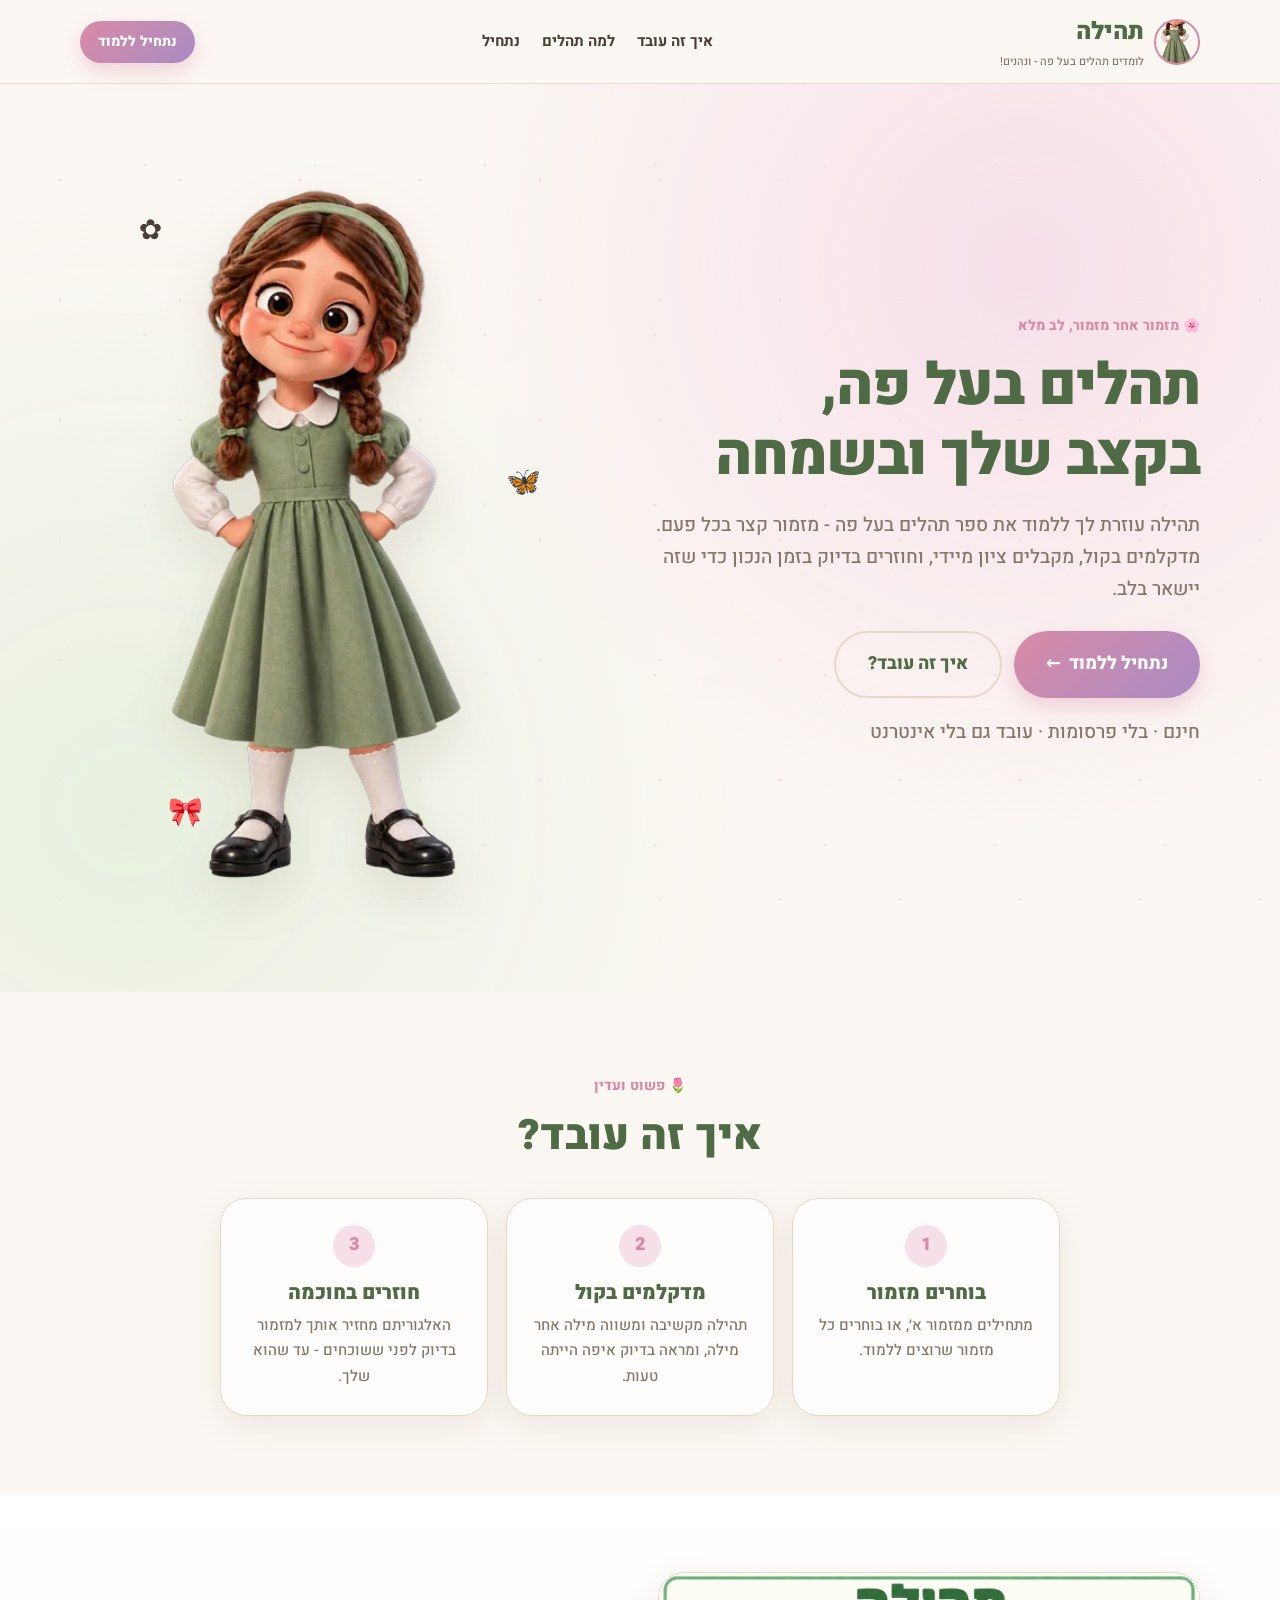
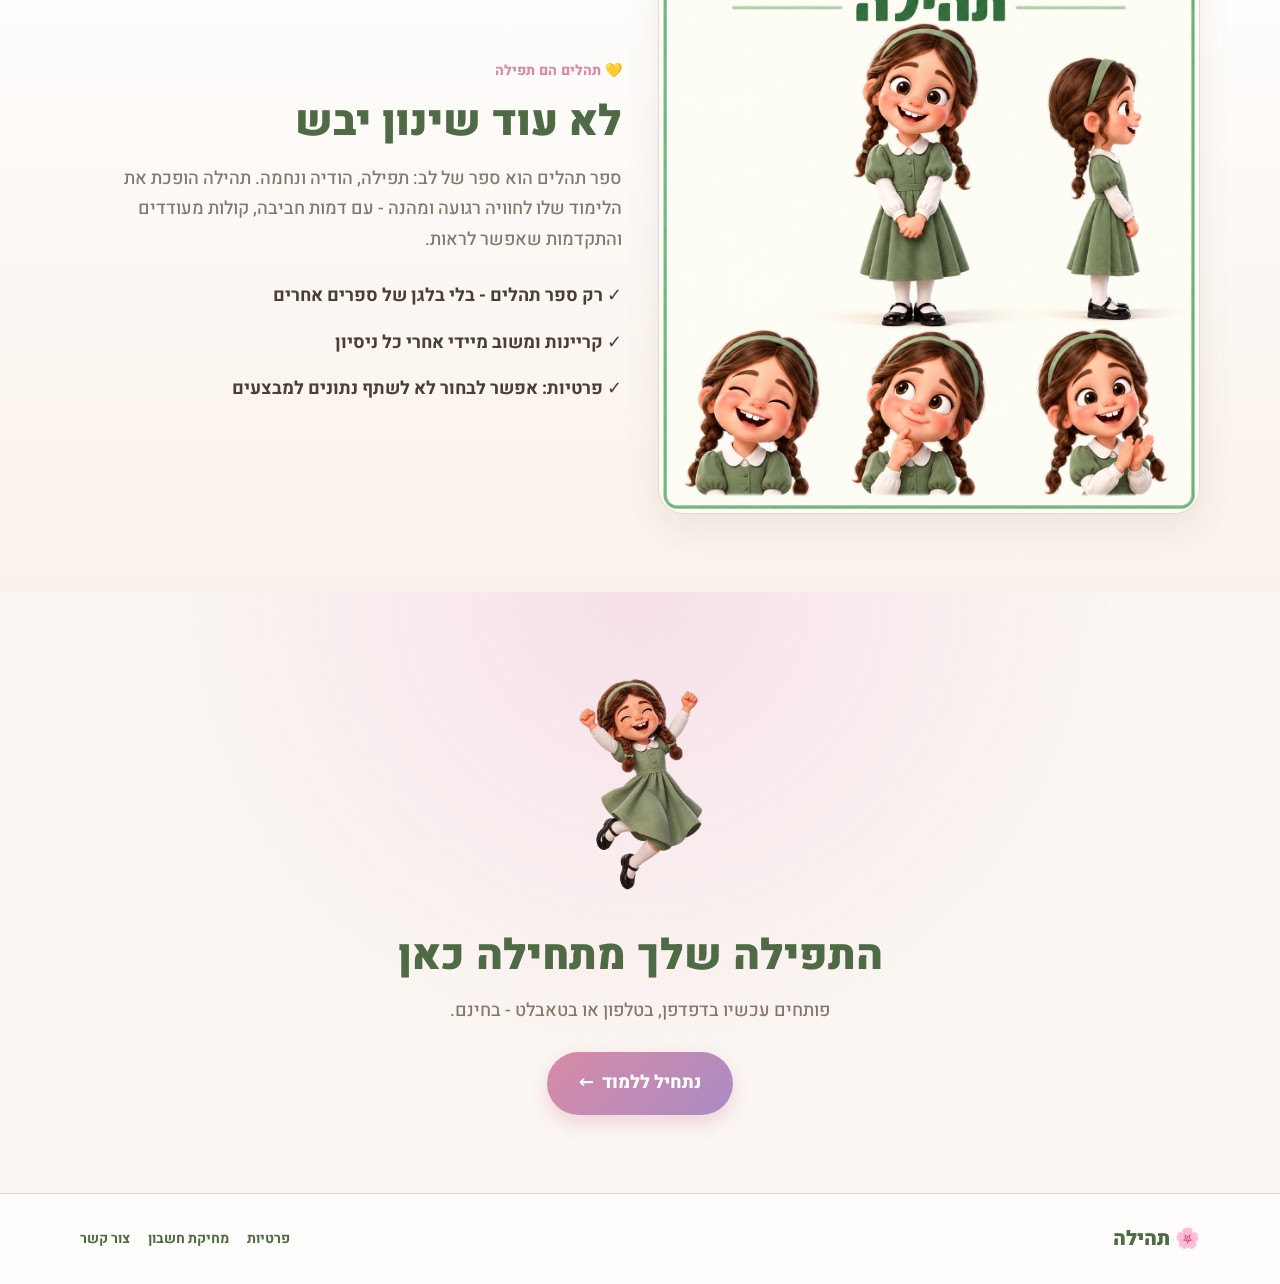
<file: tehila/index.html>
<!DOCTYPE html>
<html lang="he" dir="rtl">
<head>
<meta charset="UTF-8">
<meta name="viewport" content="width=device-width, initial-scale=1">
<title>תהילה - לומדת תהלים בעל פה, ונהנית!</title>
<meta name="description" content="תהילה: אפליקציה חינמית ללמידת ספר תהלים בעל פה. מזמור אחר מזמור, דקלום בקול, ציון מיידי וחזרות חכמות. בלי פרסומות.">
<meta name="theme-color" content="#a78b6d">
<link rel="icon" href="assets/img/logo.webp" type="image/webp">
<link rel="preconnect" href="https://fonts.googleapis.com">
<link rel="preconnect" href="https://fonts.gstatic.com" crossorigin>
<link href="https://fonts.googleapis.com/css2?family=Heebo:wght@400;500;700;800;900&family=Rubik:wght@400;600;800&display=swap" rel="stylesheet">
<link rel="stylesheet" href="styles.css">
<script src="config.js"></script>
</head>
<body>
<div class="petals" aria-hidden="true"></div>
<header class="site-header">
  <div class="wrap header-row">
    <a class="brand" href="#top" aria-label="תהילה - לראש הדף">
      <img src="assets/img/logo.webp" width="46" height="46" alt="" class="brand-ico">
      <span class="brand-txt"><strong>תהילה</strong><small>לומדים תהלים בעל פה - ונהנים!</small></span>
    </a>
    <nav class="topnav" aria-label="ניווט ראשי">
      <a href="#how">איך זה עובד</a>
      <a href="#why">למה תהלים</a>
      <a href="#start">נתחיל</a>
    </nav>
    <a class="btn btn-main btn-sm" data-app-link href="#">נתחיל ללמוד</a>
  </div>
</header>

<main id="main">
<section id="top" class="hero">
  <div class="wrap hero-row">
    <div class="hero-copy">
      <span class="kicker">🌸 מזמור אחר מזמור, לב מלא</span>
      <h1>תהלים בעל פה,<br>בקצב שלך ובשמחה</h1>
      <p>תהילה עוזרת לך ללמוד את ספר תהלים בעל פה - מזמור קצר בכל פעם. מדקלמים בקול, מקבלים ציון מיידי, וחוזרים בדיוק בזמן הנכון כדי שזה יישאר בלב.</p>
      <div class="hero-actions">
        <a class="btn btn-main btn-big" data-app-link href="#">נתחיל ללמוד <span aria-hidden="true">←</span></a>
        <a class="btn btn-ghost btn-big" href="#how">איך זה עובד?</a>
      </div>
      <p class="soft">חינם · בלי פרסומות · עובד גם בלי אינטרנט</p>
    </div>
    <div class="hero-art">
      <img src="assets/img/mascot-standing.webp" alt="תהילה, הדמות של האפליקציה" class="mascot">
      <span class="sparkle s1">✿</span><span class="sparkle s2">🦋</span><span class="sparkle s3">🎀</span>
    </div>
  </div>
</section>

<section id="how" class="section">
  <div class="wrap narrow center">
    <span class="kicker">🌷 פשוט ועדין</span>
    <h2>איך זה עובד?</h2>
    <div class="steps">
      <div class="step"><span class="num">1</span><h3>בוחרים מזמור</h3><p>מתחילים ממזמור א׳, או בוחרים כל מזמור שרוצים ללמוד.</p></div>
      <div class="step"><span class="num">2</span><h3>מדקלמים בקול</h3><p>תהילה מקשיבה ומשווה מילה אחר מילה, ומראה בדיוק איפה הייתה טעות.</p></div>
      <div class="step"><span class="num">3</span><h3>חוזרים בחוכמה</h3><p>האלגוריתם מחזיר אותך למזמור בדיוק לפני ששוכחים - עד שהוא שלך.</p></div>
    </div>
  </div>
</section>

<section id="why" class="section soft-section">
  <div class="wrap why-row">
    <img src="assets/img/board-tehila.png" alt="תהילה - דמויות ותמונות" class="board">
    <div class="why-copy">
      <span class="kicker">💛 תהלים הם תפילה</span>
      <h2>לא עוד שינון יבש</h2>
      <p>ספר תהלים הוא ספר של לב: תפילה, הודיה ונחמה. תהילה הופכת את הלימוד שלו לחוויה רגועה ומהנה - עם דמות חביבה, קולות מעודדים והתקדמות שאפשר לראות.</p>
      <ul class="ticks">
        <li>✓ רק ספר תהלים - בלי בלגן של ספרים אחרים</li>
        <li>✓ קריינות ומשוב מיידי אחרי כל ניסיון</li>
        <li>✓ פרטיות: אפשר לבחור לא לשתף נתונים למבצעים</li>
      </ul>
    </div>
  </div>
</section>

<section id="start" class="section cta">
  <div class="wrap center">
    <img src="assets/img/mascot-celebrating.webp" alt="" class="cta-mascot">
    <h2>התפילה שלך מתחילה כאן</h2>
    <p>פותחים עכשיו בדפדפן, בטלפון או בטאבלט - בחינם.</p>
    <a class="btn btn-main btn-big" data-app-link href="#">נתחיל ללמוד <span aria-hidden="true">←</span></a>
  </div>
</section>
</main>

<footer class="site-footer">
  <div class="wrap footer-row">
    <span class="foot-brand">🌸 תהילה</span>
    <nav>
      <a href="privacy.html">פרטיות</a>
      <a href="delete-account.html">מחיקת חשבון</a>
      <a href="mailto:hello@shinena.app">צור קשר</a>
    </nav>
  </div>
</footer>
<script src="app.js"></script>
</body>
</html>
</file>
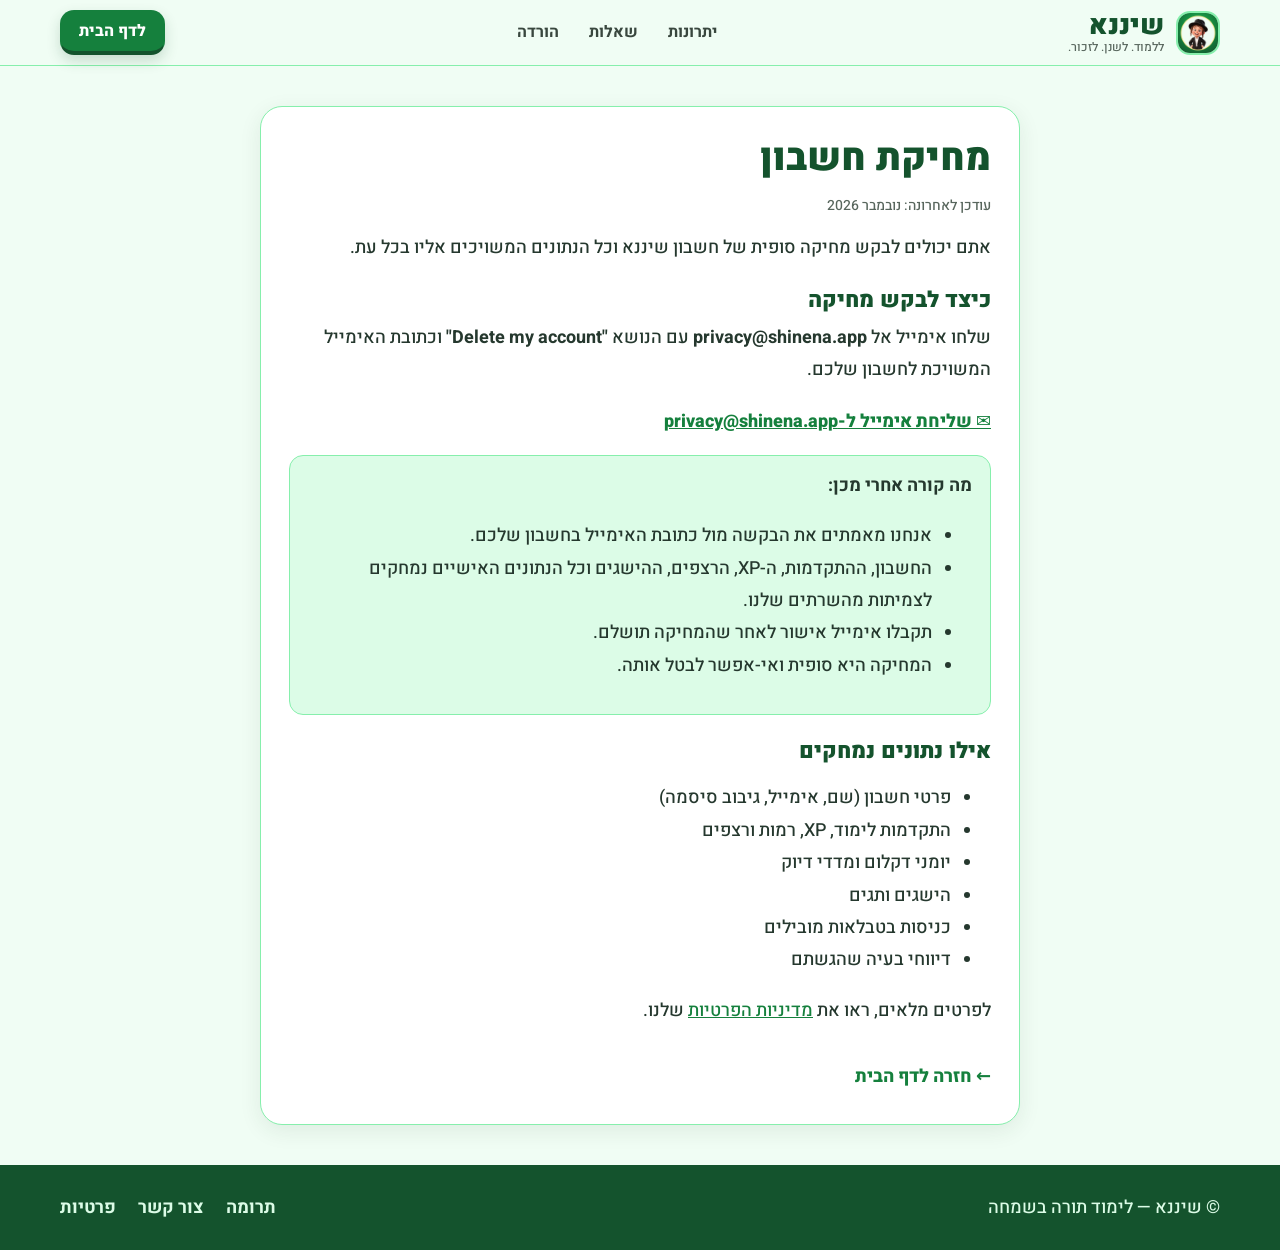
<file: delete-account-he.html>
<!DOCTYPE html>
<html lang="he" dir="rtl">
<head>
  <meta charset="UTF-8" />
  <meta name="viewport" content="width=device-width, initial-scale=1.0" />
  <title>מחיקת חשבון — שיננא</title>
  <meta name="description" content="בקשה למחיקת חשבון שיננא וכל הנתונים המשויכים אליו." />
  <link rel="preconnect" href="https://fonts.googleapis.com" />
  <link rel="preconnect" href="https://fonts.gstatic.com" crossorigin />
  <link href="https://fonts.googleapis.com/css2?family=Baloo+2:wght@600;700;800&family=Heebo:wght@400;500;700;800;900&display=swap" rel="stylesheet">
  <link rel="canonical" href="https://shinena.vercel.app/delete-account-he.html">
  <link rel="icon" href="favicon.ico" sizes="any">
  <link rel="icon" type="image/png" sizes="32x32" href="favicon-32.png">
  <link rel="apple-touch-icon" href="apple-touch-icon.png">
  <meta name="theme-color" content="#16a34a">
  <link rel="stylesheet" href="styles.css" />
  
</head>
<body>
  <header class="site-header">
<div class="wrap header-row">
<a class="brand" href="index.html" aria-label="שיננא - לדף הבית"><img src="icon-192.png" width="44" height="44" alt="" class="brand-ico"><span class="brand-txt"><strong data-i18n="brand">שיננא</strong><small>ללמוד. לשנן. לזכור.</small></span></a>
<nav class="topnav" aria-label="ניווט"><a href="index.html#features">יתרונות</a><a href="index.html#faq">שאלות</a><a href="index.html#get">הורדה</a></nav>
<a class="btn btn-primary btn-sm" href="index.html">לדף הבית</a>
</div>
</header>

  <main class="delete-wrap" id="top">
    <h1>מחיקת חשבון</h1>
    <p class="updated">עודכן לאחרונה: נובמבר 2026</p>

    <p>אתם יכולים לבקש מחיקה סופית של חשבון שיננא וכל הנתונים המשויכים אליו בכל עת.</p>

    <h2>כיצד לבקש מחיקה</h2>
    <p>שלחו אימייל אל <strong>privacy@shinena.app</strong> עם הנושא <strong>"Delete my account"</strong> וכתובת האימייל המשויכת לחשבון שלכם.</p>

    <a class="mail-link" href="mailto:privacy@shinena.app?subject=Delete%20my%20account">✉️ שליחת אימייל ל-privacy@shinena.app</a>

    <div class="note">
      <strong>מה קורה אחרי מכן:</strong>
      <ul>
        <li>אנחנו מאמתים את הבקשה מול כתובת האימייל בחשבון שלכם.</li>
        <li>החשבון, ההתקדמות, ה-XP, הרצפים, ההישגים וכל הנתונים האישיים נמחקים לצמיתות מהשרתים שלנו.</li>
        <li>תקבלו אימייל אישור לאחר שהמחיקה תושלם.</li>
        <li>המחיקה היא סופית ואי-אפשר לבטל אותה.</li>
      </ul>
    </div>

    <h2>אילו נתונים נמחקים</h2>
    <ul>
      <li>פרטי חשבון (שם, אימייל, גיבוב סיסמה)</li>
      <li>התקדמות לימוד, XP, רמות ורצפים</li>
      <li>יומני דקלום ומדדי דיוק</li>
      <li>הישגים ותגים</li>
      <li>כניסות בטבלאות מובילים</li>
      <li>דיווחי בעיה שהגשתם</li>
    </ul>

    <p>לפרטים מלאים, ראו את <a href="privacy-he.html">מדיניות הפרטיות</a> שלנו.</p>

    <a class="back" href="index.html">← חזרה לדף הבית</a>
  </main>

  <footer class="site-footer">
    <div class="wrap footer-row">
      <span data-i18n="rights">© שיננא — לימוד תורה בשמחה</span>
      <nav>
        <a href="index.html#donate" data-i18n="navDonate2">תרומה</a>
        <a href="index.html#contact" data-i18n="navContact2">צור קשר</a>
        <a href="privacy-he.html">פרטיות</a>
      </nav>
    </div>
  </footer>

  <script src="app.js"></script>
</body>
</html>
</file>
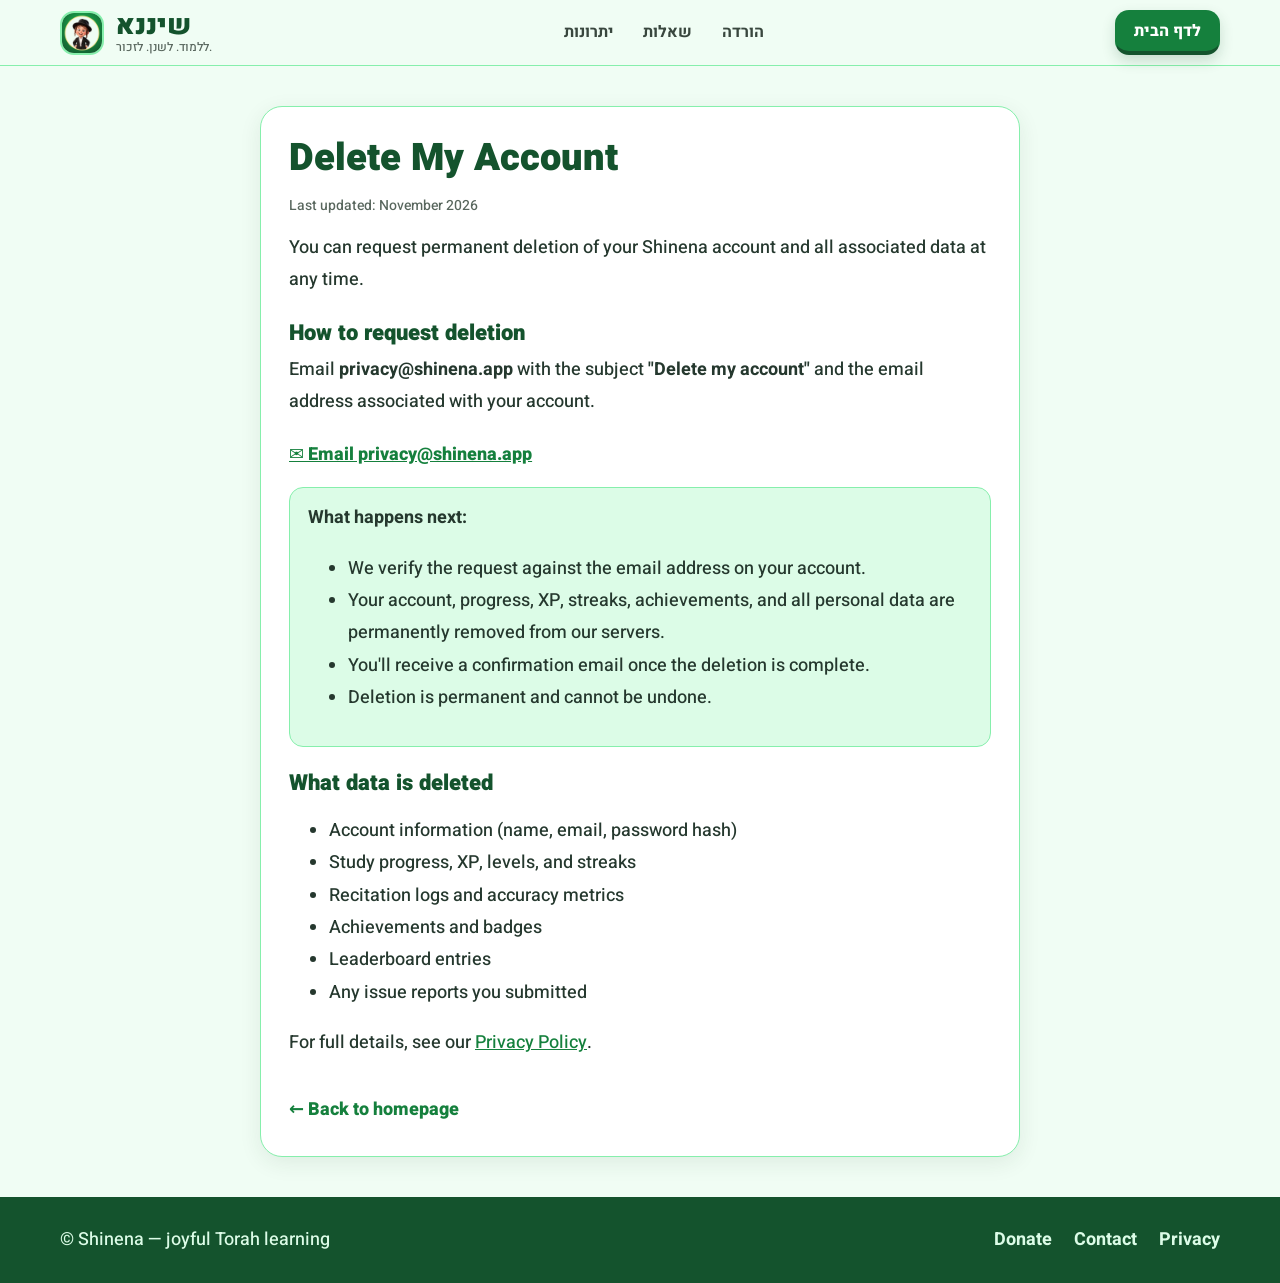
<file: delete-account.html>
<!DOCTYPE html>
<html lang="en" dir="ltr">
<head>
  <meta charset="UTF-8" />
  <meta name="viewport" content="width=device-width, initial-scale=1.0" />
  <title>Delete My Account — Shinena</title>
  <meta name="description" content="Request deletion of your Shinena account and all associated data." />
  <link rel="preconnect" href="https://fonts.googleapis.com" />
  <link rel="preconnect" href="https://fonts.gstatic.com" crossorigin />
  <link href="https://fonts.googleapis.com/css2?family=Baloo+2:wght@600;700;800&family=Heebo:wght@400;500;700;800;900&display=swap" rel="stylesheet">
  <link rel="canonical" href="https://shinena.vercel.app/delete-account.html">
  <link rel="icon" href="favicon.ico" sizes="any">
  <link rel="icon" type="image/png" sizes="32x32" href="favicon-32.png">
  <link rel="apple-touch-icon" href="apple-touch-icon.png">
  <meta name="theme-color" content="#16a34a">
  <link rel="stylesheet" href="styles.css" />
  
</head>
<body>
  <header class="site-header">
<div class="wrap header-row">
<a class="brand" href="index.html" aria-label="שיננא - לדף הבית"><img src="icon-192.png" width="44" height="44" alt="" class="brand-ico"><span class="brand-txt"><strong data-i18n="brand">שיננא</strong><small>ללמוד. לשנן. לזכור.</small></span></a>
<nav class="topnav" aria-label="ניווט"><a href="index.html#features">יתרונות</a><a href="index.html#faq">שאלות</a><a href="index.html#get">הורדה</a></nav>
<a class="btn btn-primary btn-sm" href="index.html">לדף הבית</a>
</div>
</header>

  <main class="delete-wrap" id="top">
    <h1>Delete My Account</h1>
    <p class="updated">Last updated: November 2026</p>

    <p>You can request permanent deletion of your Shinena account and all associated data at any time.</p>

    <h2>How to request deletion</h2>
    <p>Email <strong>privacy@shinena.app</strong> with the subject <strong>"Delete my account"</strong> and the email address associated with your account.</p>

    <a class="mail-link" href="mailto:privacy@shinena.app?subject=Delete%20my%20account">✉️ Email privacy@shinena.app</a>

    <div class="note">
      <strong>What happens next:</strong>
      <ul>
        <li>We verify the request against the email address on your account.</li>
        <li>Your account, progress, XP, streaks, achievements, and all personal data are permanently removed from our servers.</li>
        <li>You'll receive a confirmation email once the deletion is complete.</li>
        <li>Deletion is permanent and cannot be undone.</li>
      </ul>
    </div>

    <h2>What data is deleted</h2>
    <ul>
      <li>Account information (name, email, password hash)</li>
      <li>Study progress, XP, levels, and streaks</li>
      <li>Recitation logs and accuracy metrics</li>
      <li>Achievements and badges</li>
      <li>Leaderboard entries</li>
      <li>Any issue reports you submitted</li>
    </ul>

    <p>For full details, see our <a href="privacy.html">Privacy Policy</a>.</p>

    <a class="back" href="index.html">← Back to homepage</a>
  </main>

  <footer class="site-footer">
    <div class="wrap footer-row">
      <span data-i18n="rights">© Shinena — joyful Torah learning</span>
      <nav>
        <a href="index.html#donate" data-i18n="navDonate2">Donate</a>
        <a href="index.html#contact" data-i18n="navContact2">Contact</a>
        <a href="privacy.html">Privacy</a>
      </nav>
    </div>
  </footer>

  <script src="app.js"></script>
</body>
</html>
</file>
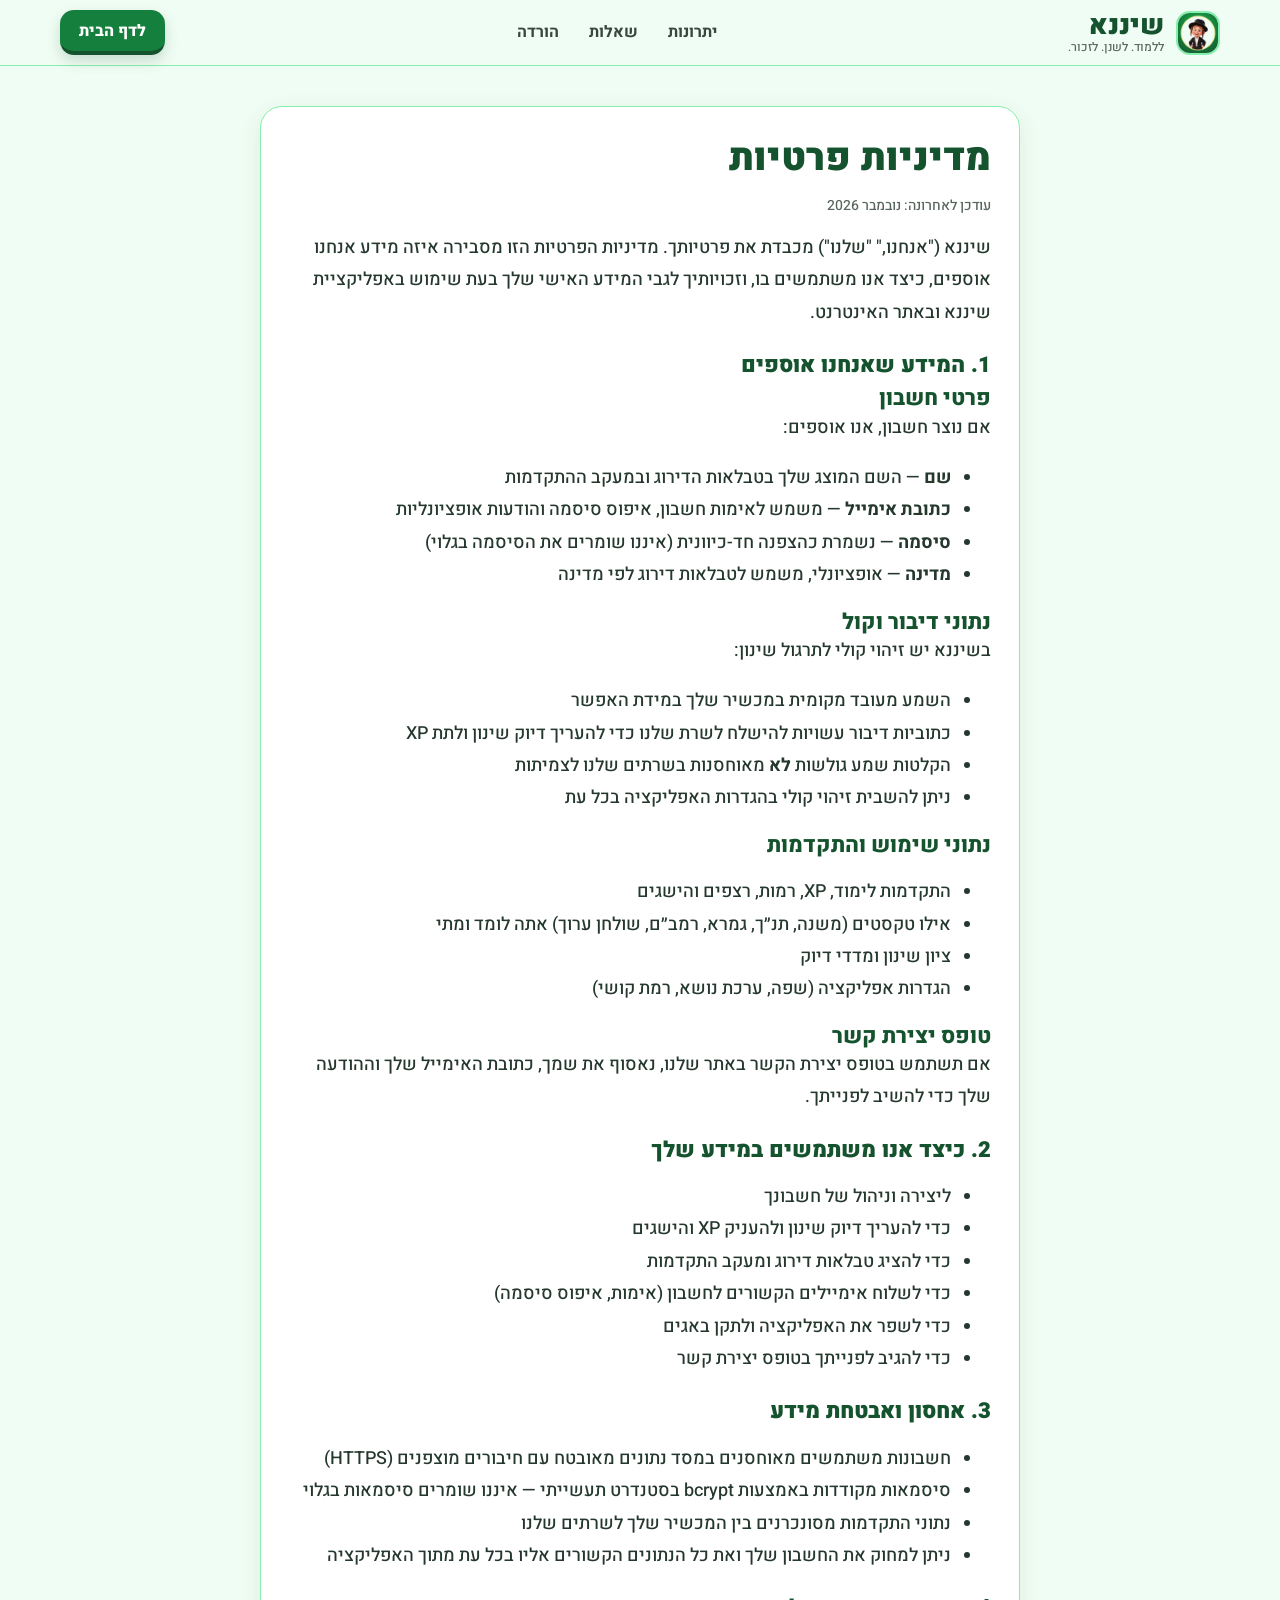
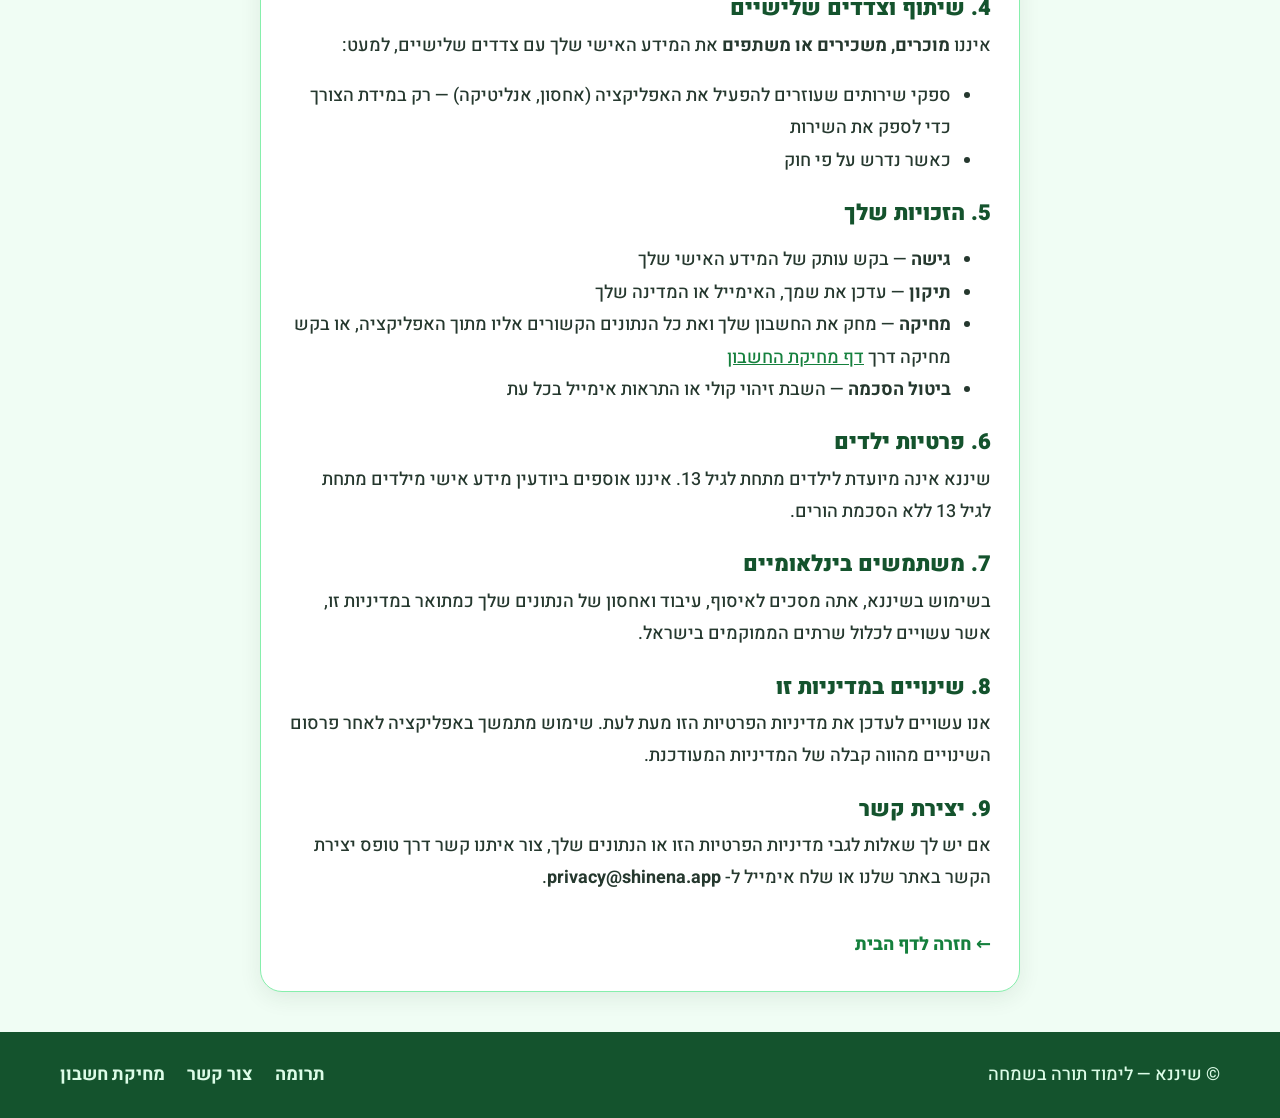
<file: privacy-he.html>
<!DOCTYPE html>
<html lang="he" dir="rtl">
<head>
  <meta charset="UTF-8" />
  <meta name="viewport" content="width=device-width, initial-scale=1.0" />
  <title>מדיניות פרטיות — שיננא</title>
  <link rel="preconnect" href="https://fonts.googleapis.com" />
  <link href="https://fonts.googleapis.com/css2?family=Baloo+2:wght@600;700;800&family=Heebo:wght@400;500;700;800;900&display=swap" rel="stylesheet">
  <link rel="canonical" href="https://shinena.vercel.app/privacy-he.html">
  <link rel="icon" href="favicon.ico" sizes="any">
  <link rel="icon" type="image/png" sizes="32x32" href="favicon-32.png">
  <link rel="apple-touch-icon" href="apple-touch-icon.png">
  <meta name="theme-color" content="#16a34a">
  <link rel="stylesheet" href="styles.css" />
  
</head>
<body>
  <header class="site-header">
<div class="wrap header-row">
<a class="brand" href="index.html" aria-label="שיננא - לדף הבית"><img src="icon-192.png" width="44" height="44" alt="" class="brand-ico"><span class="brand-txt"><strong data-i18n="brand">שיננא</strong><small>ללמוד. לשנן. לזכור.</small></span></a>
<nav class="topnav" aria-label="ניווט"><a href="index.html#features">יתרונות</a><a href="index.html#faq">שאלות</a><a href="index.html#get">הורדה</a></nav>
<a class="btn btn-primary btn-sm" href="index.html">לדף הבית</a>
</div>
</header>

  <main class="privacy-wrap" id="top">
    <h1>מדיניות פרטיות</h1>
    <p class="updated">עודכן לאחרונה: נובמבר 2026</p>

    <p>שיננא ("אנחנו," "שלנו") מכבדת את פרטיותך. מדיניות הפרטיות הזו מסבירה איזה מידע אנחנו אוספים, כיצד אנו משתמשים בו, וזכויותיך לגבי המידע האישי שלך בעת שימוש באפליקציית שיננא ובאתר האינטרנט.</p>

    <h2>1. המידע שאנחנו אוספים</h2>

    <h3>פרטי חשבון</h3>
    <p>אם נוצר חשבון, אנו אוספים:</p>
    <ul>
      <li><strong>שם</strong> — השם המוצג שלך בטבלאות הדירוג ובמעקב ההתקדמות</li>
      <li><strong>כתובת אימייל</strong> — משמש לאימות חשבון, איפוס סיסמה והודעות אופציונליות</li>
      <li><strong>סיסמה</strong> — נשמרת כהצפנה חד-כיוונית (איננו שומרים את הסיסמה בגלוי)</li>
      <li><strong>מדינה</strong> — אופציונלי, משמש לטבלאות דירוג לפי מדינה</li>
    </ul>

    <h3>נתוני דיבור וקול</h3>
    <p>בשיננא יש זיהוי קולי לתרגול שינון:</p>
    <ul>
      <li>השמע מעובד מקומית במכשיר שלך במידת האפשר</li>
      <li>כתוביות דיבור עשויות להישלח לשרת שלנו כדי להעריך דיוק שינון ולתת XP</li>
      <li>הקלטות שמע גולשות <strong>לא</strong> מאוחסנות בשרתים שלנו לצמיתות</li>
      <li>ניתן להשבית זיהוי קולי בהגדרות האפליקציה בכל עת</li>
    </ul>

    <h3>נתוני שימוש והתקדמות</h3>
    <ul>
      <li>התקדמות לימוד, XP, רמות, רצפים והישגים</li>
      <li>אילו טקסטים (משנה, תנ״ך, גמרא, רמב״ם, שולחן ערוך) אתה לומד ומתי</li>
      <li>ציון שינון ומדדי דיוק</li>
      <li>הגדרות אפליקציה (שפה, ערכת נושא, רמת קושי)</li>
    </ul>

    <h3>טופס יצירת קשר</h3>
    <p>אם תשתמש בטופס יצירת הקשר באתר שלנו, נאסוף את שמך, כתובת האימייל שלך וההודעה שלך כדי להשיב לפנייתך.</p>

    <h2>2. כיצד אנו משתמשים במידע שלך</h2>
    <ul>
      <li>ליצירה וניהול של חשבונך</li>
      <li>כדי להעריך דיוק שינון ולהעניק XP והישגים</li>
      <li>כדי להציג טבלאות דירוג ומעקב התקדמות</li>
      <li>כדי לשלוח אימיילים הקשורים לחשבון (אימות, איפוס סיסמה)</li>
      <li>כדי לשפר את האפליקציה ולתקן באגים</li>
      <li>כדי להגיב לפנייתך בטופס יצירת קשר</li>
    </ul>

    <h2>3. אחסון ואבטחת מידע</h2>
    <ul>
      <li>חשבונות משתמשים מאוחסנים במסד נתונים מאובטח עם חיבורים מוצפנים (HTTPS)</li>
      <li>סיסמאות מקודדות באמצעות bcrypt בסטנדרט תעשייתי — איננו שומרים סיסמאות בגלוי</li>
      <li>נתוני התקדמות מסונכרנים בין המכשיר שלך לשרתים שלנו</li>
      <li>ניתן למחוק את החשבון שלך ואת כל הנתונים הקשורים אליו בכל עת מתוך האפליקציה</li>
    </ul>

    <h2>4. שיתוף וצדדים שלישיים</h2>
    <p>איננו <strong>מוכרים, משכירים או משתפים</strong> את המידע האישי שלך עם צדדים שלישיים, למעט:</p>
    <ul>
      <li>ספקי שירותים שעוזרים להפעיל את האפליקציה (אחסון, אנליטיקה) — רק במידת הצורך כדי לספק את השירות</li>
      <li>כאשר נדרש על פי חוק</li>
    </ul>

    <h2>5. הזכויות שלך</h2>
    <ul>
      <li><strong>גישה</strong> — בקש עותק של המידע האישי שלך</li>
      <li><strong>תיקון</strong> — עדכן את שמך, האימייל או המדינה שלך</li>
      <li><strong>מחיקה</strong> — מחק את החשבון שלך ואת כל הנתונים הקשורים אליו מתוך האפליקציה, או בקש מחיקה דרך <a href="delete-account-he.html">דף מחיקת החשבון</a></li>
      <li><strong>ביטול הסכמה</strong> — השבת זיהוי קולי או התראות אימייל בכל עת</li>
    </ul>

    <h2>6. פרטיות ילדים</h2>
    <p>שיננא אינה מיועדת לילדים מתחת לגיל 13. איננו אוספים ביודעין מידע אישי מילדים מתחת לגיל 13 ללא הסכמת הורים.</p>

    <h2>7. משתמשים בינלאומיים</h2>
    <p>בשימוש בשיננא, אתה מסכים לאיסוף, עיבוד ואחסון של הנתונים שלך כמתואר במדיניות זו, אשר עשויים לכלול שרתים הממוקמים בישראל.</p>

    <h2>8. שינויים במדיניות זו</h2>
    <p>אנו עשויים לעדכן את מדיניות הפרטיות הזו מעת לעת. שימוש מתמשך באפליקציה לאחר פרסום השינויים מהווה קבלה של המדיניות המעודכנת.</p>

    <h2>9. יצירת קשר</h2>
    <p>אם יש לך שאלות לגבי מדיניות הפרטיות הזו או הנתונים שלך, צור איתנו קשר דרך טופס יצירת הקשר באתר שלנו או שלח אימייל ל- <strong>privacy@shinena.app</strong>.</p>

    <a class="back" href="index.html">← חזרה לדף הבית</a>
  </main>

  <footer class="site-footer">
    <div class="wrap footer-row">
      <span data-i18n="rights">© שיננא — לימוד תורה בשמחה</span>
      <nav>
        <a href="index.html#donate" data-i18n="navDonate2">תרומה</a>
        <a href="index.html#contact" data-i18n="navContact2">צור קשר</a>
        <a href="delete-account-he.html">מחיקת חשבון</a>
      </nav>
    </div>
  </footer>

  <script src="app.js"></script>
</body>
</html>
</file>
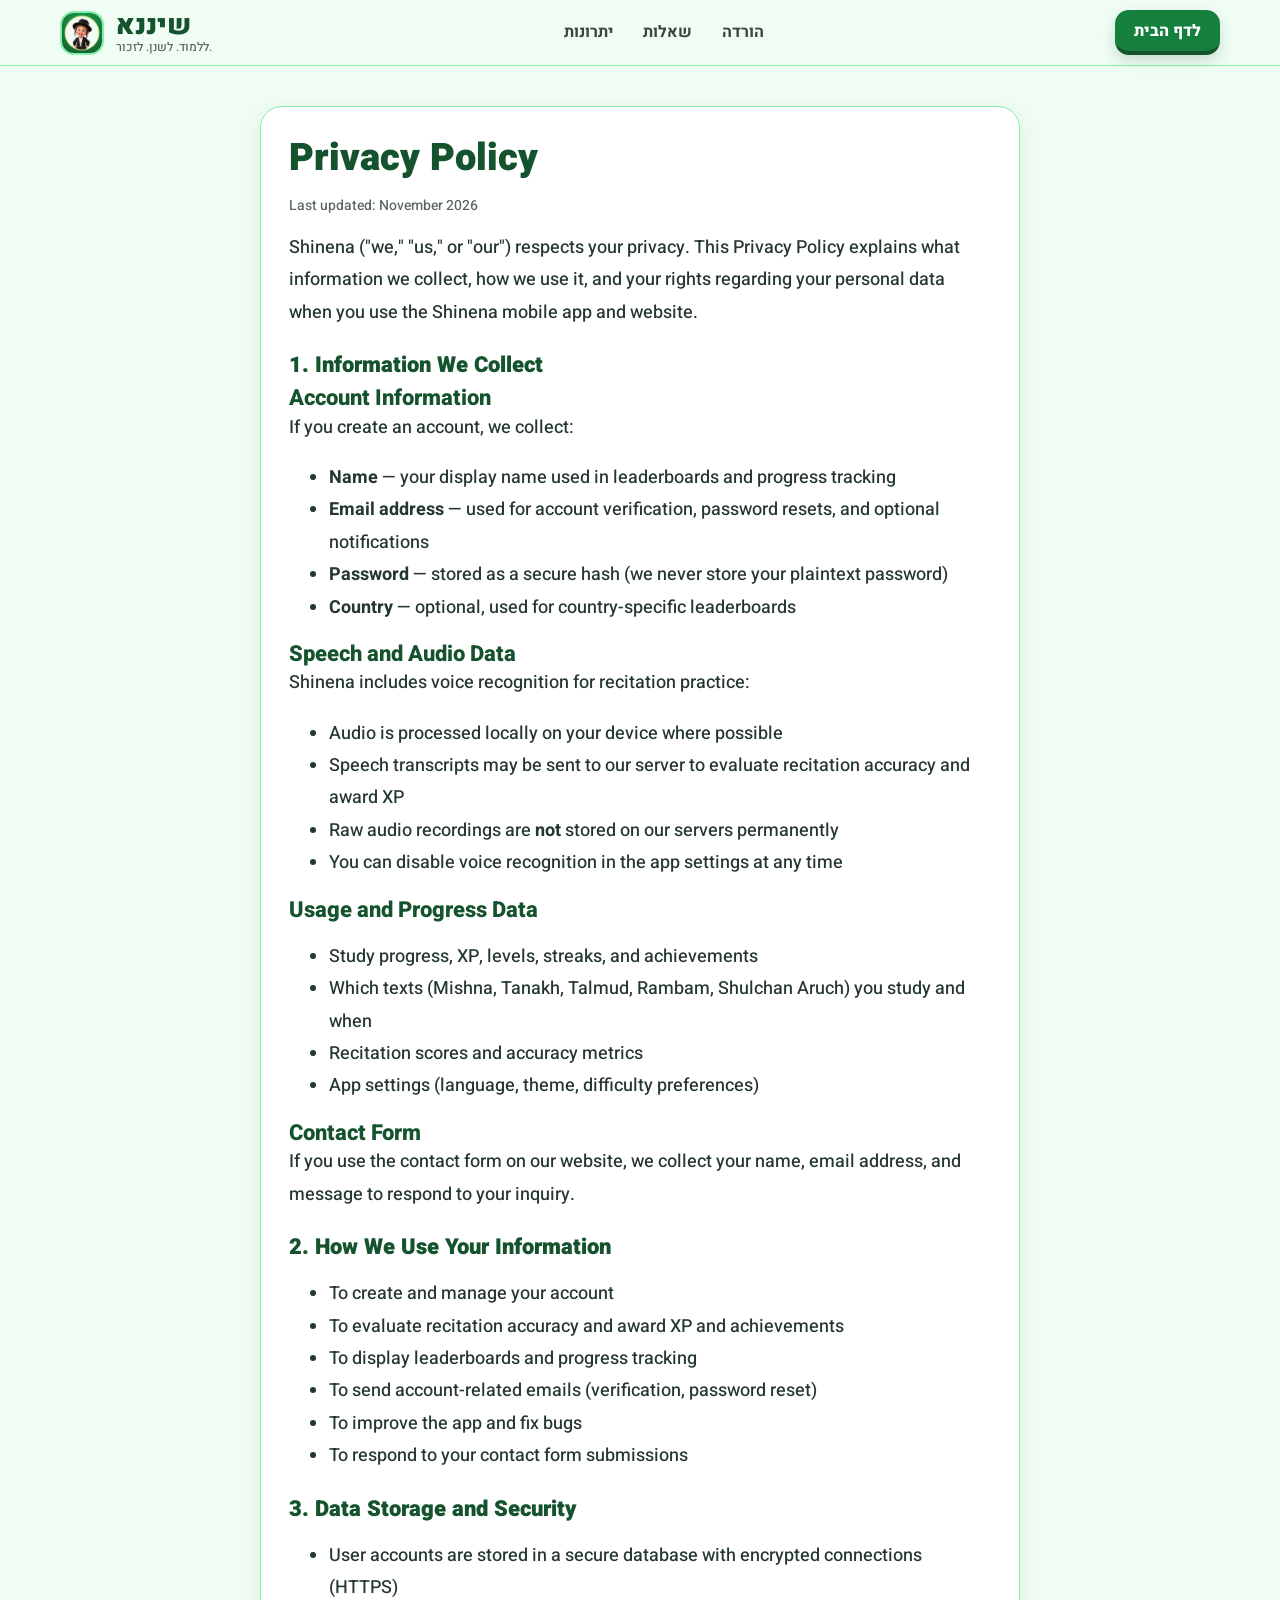
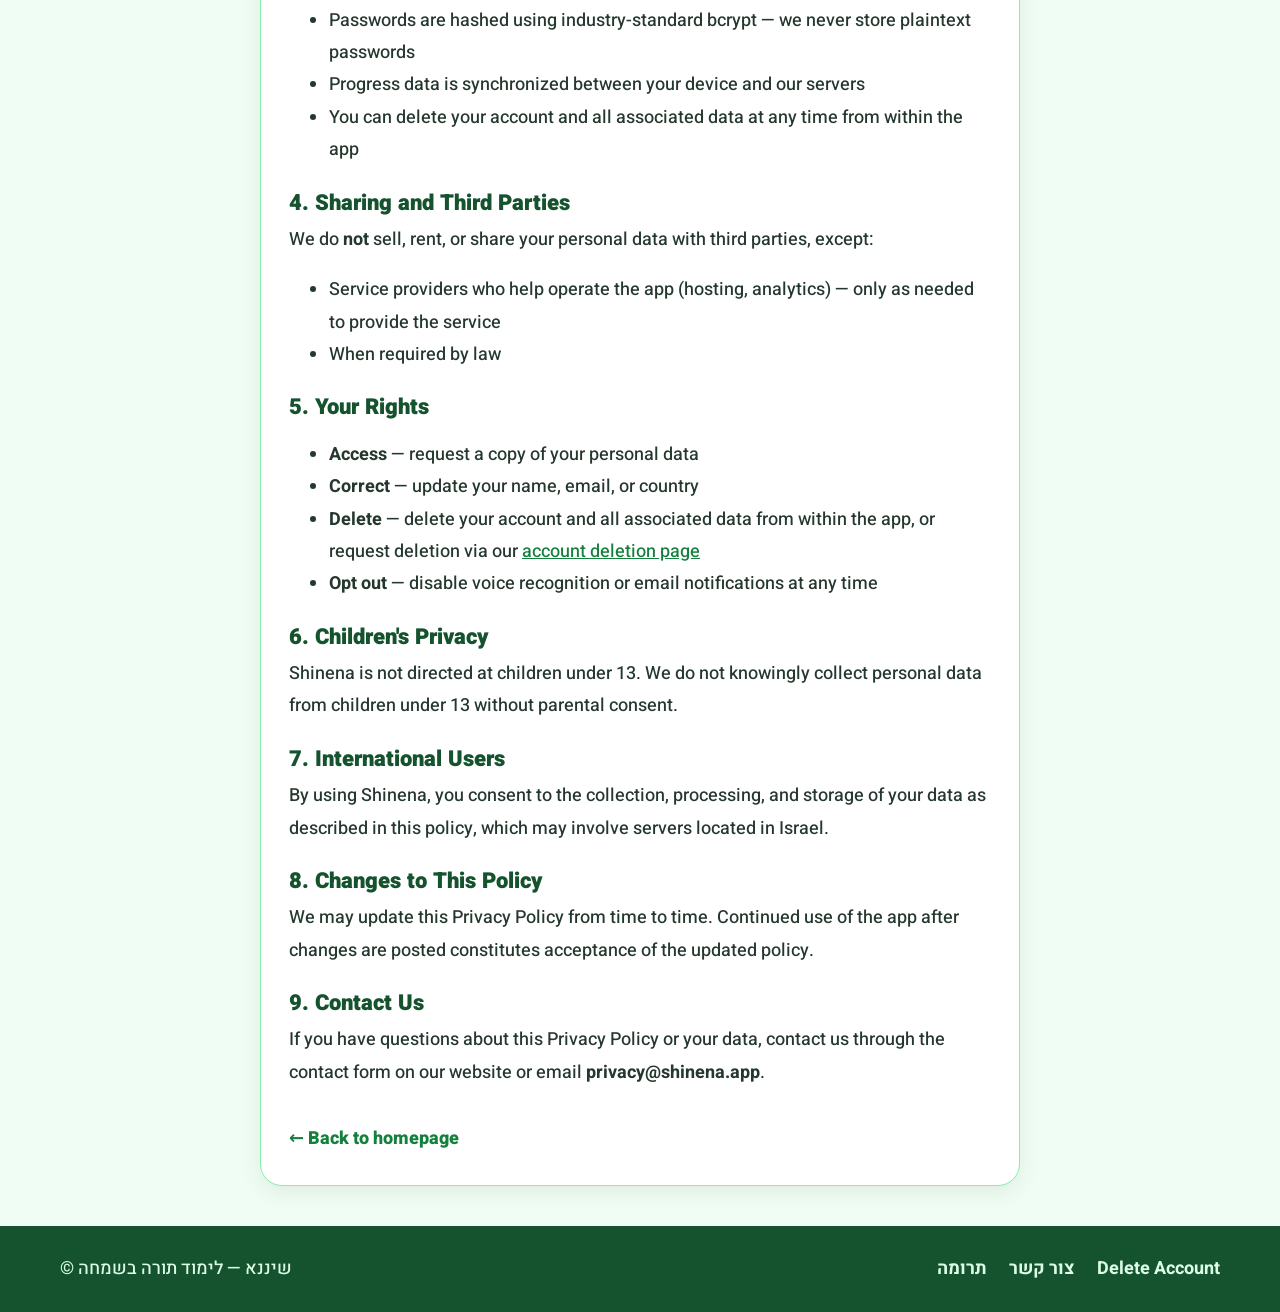
<file: privacy.html>
<!DOCTYPE html>
<html lang="en" dir="ltr">
<head>
  <meta charset="UTF-8" />
  <meta name="viewport" content="width=device-width, initial-scale=1.0" />
  <title>Privacy Policy — Shinena</title>
  <link rel="preconnect" href="https://fonts.googleapis.com" />
  <link href="https://fonts.googleapis.com/css2?family=Baloo+2:wght@600;700;800&family=Heebo:wght@400;500;700;800;900&display=swap" rel="stylesheet">
  <link rel="canonical" href="https://shinena.vercel.app/privacy.html">
  <link rel="icon" href="favicon.ico" sizes="any">
  <link rel="icon" type="image/png" sizes="32x32" href="favicon-32.png">
  <link rel="apple-touch-icon" href="apple-touch-icon.png">
  <meta name="theme-color" content="#16a34a">
  <link rel="stylesheet" href="styles.css" />
  
</head>
<body>
  <header class="site-header">
<div class="wrap header-row">
<a class="brand" href="index.html" aria-label="שיננא - לדף הבית"><img src="icon-192.png" width="44" height="44" alt="" class="brand-ico"><span class="brand-txt"><strong data-i18n="brand">שיננא</strong><small>ללמוד. לשנן. לזכור.</small></span></a>
<nav class="topnav" aria-label="ניווט"><a href="index.html#features">יתרונות</a><a href="index.html#faq">שאלות</a><a href="index.html#get">הורדה</a></nav>
<a class="btn btn-primary btn-sm" href="index.html">לדף הבית</a>
</div>
</header>

  <main class="privacy-wrap" id="top">
    <h1>Privacy Policy</h1>
    <p class="updated">Last updated: November 2026</p>

    <p>Shinena ("we," "us," or "our") respects your privacy. This Privacy Policy explains what information we collect, how we use it, and your rights regarding your personal data when you use the Shinena mobile app and website.</p>

    <h2>1. Information We Collect</h2>

    <h3>Account Information</h3>
    <p>If you create an account, we collect:</p>
    <ul>
      <li><strong>Name</strong> — your display name used in leaderboards and progress tracking</li>
      <li><strong>Email address</strong> — used for account verification, password resets, and optional notifications</li>
      <li><strong>Password</strong> — stored as a secure hash (we never store your plaintext password)</li>
      <li><strong>Country</strong> — optional, used for country-specific leaderboards</li>
    </ul>

    <h3>Speech and Audio Data</h3>
    <p>Shinena includes voice recognition for recitation practice:</p>
    <ul>
      <li>Audio is processed locally on your device where possible</li>
      <li>Speech transcripts may be sent to our server to evaluate recitation accuracy and award XP</li>
      <li>Raw audio recordings are <strong>not</strong> stored on our servers permanently</li>
      <li>You can disable voice recognition in the app settings at any time</li>
    </ul>

    <h3>Usage and Progress Data</h3>
    <ul>
      <li>Study progress, XP, levels, streaks, and achievements</li>
      <li>Which texts (Mishna, Tanakh, Talmud, Rambam, Shulchan Aruch) you study and when</li>
      <li>Recitation scores and accuracy metrics</li>
      <li>App settings (language, theme, difficulty preferences)</li>
    </ul>

    <h3>Contact Form</h3>
    <p>If you use the contact form on our website, we collect your name, email address, and message to respond to your inquiry.</p>

    <h2>2. How We Use Your Information</h2>
    <ul>
      <li>To create and manage your account</li>
      <li>To evaluate recitation accuracy and award XP and achievements</li>
      <li>To display leaderboards and progress tracking</li>
      <li>To send account-related emails (verification, password reset)</li>
      <li>To improve the app and fix bugs</li>
      <li>To respond to your contact form submissions</li>
    </ul>

    <h2>3. Data Storage and Security</h2>
    <ul>
      <li>User accounts are stored in a secure database with encrypted connections (HTTPS)</li>
      <li>Passwords are hashed using industry-standard bcrypt — we never store plaintext passwords</li>
      <li>Progress data is synchronized between your device and our servers</li>
      <li>You can delete your account and all associated data at any time from within the app</li>
    </ul>

    <h2>4. Sharing and Third Parties</h2>
    <p>We do <strong>not</strong> sell, rent, or share your personal data with third parties, except:</p>
    <ul>
      <li>Service providers who help operate the app (hosting, analytics) — only as needed to provide the service</li>
      <li>When required by law</li>
    </ul>

    <h2>5. Your Rights</h2>
    <ul>
      <li><strong>Access</strong> — request a copy of your personal data</li>
      <li><strong>Correct</strong> — update your name, email, or country</li>
      <li><strong>Delete</strong> — delete your account and all associated data from within the app, or request deletion via our <a href="delete-account.html">account deletion page</a></li>
      <li><strong>Opt out</strong> — disable voice recognition or email notifications at any time</li>
    </ul>

    <h2>6. Children's Privacy</h2>
    <p>Shinena is not directed at children under 13. We do not knowingly collect personal data from children under 13 without parental consent.</p>

    <h2>7. International Users</h2>
    <p>By using Shinena, you consent to the collection, processing, and storage of your data as described in this policy, which may involve servers located in Israel.</p>

    <h2>8. Changes to This Policy</h2>
    <p>We may update this Privacy Policy from time to time. Continued use of the app after changes are posted constitutes acceptance of the updated policy.</p>

    <h2>9. Contact Us</h2>
    <p>If you have questions about this Privacy Policy or your data, contact us through the contact form on our website or email <strong>privacy@shinena.app</strong>.</p>

    <a class="back" href="index.html">← Back to homepage</a>
  </main>

  <footer class="site-footer">
    <div class="wrap footer-row">
      <span data-i18n="rights">© שיננא — לימוד תורה בשמחה</span>
      <nav>
        <a href="index.html#donate" data-i18n="navDonate2">תרומה</a>
        <a href="index.html#contact" data-i18n="navContact2">צור קשר</a>
        <a href="delete-account.html">Delete Account</a>
      </nav>
    </div>
  </footer>

  <script src="app.js"></script>
</body>
</html>
</file>
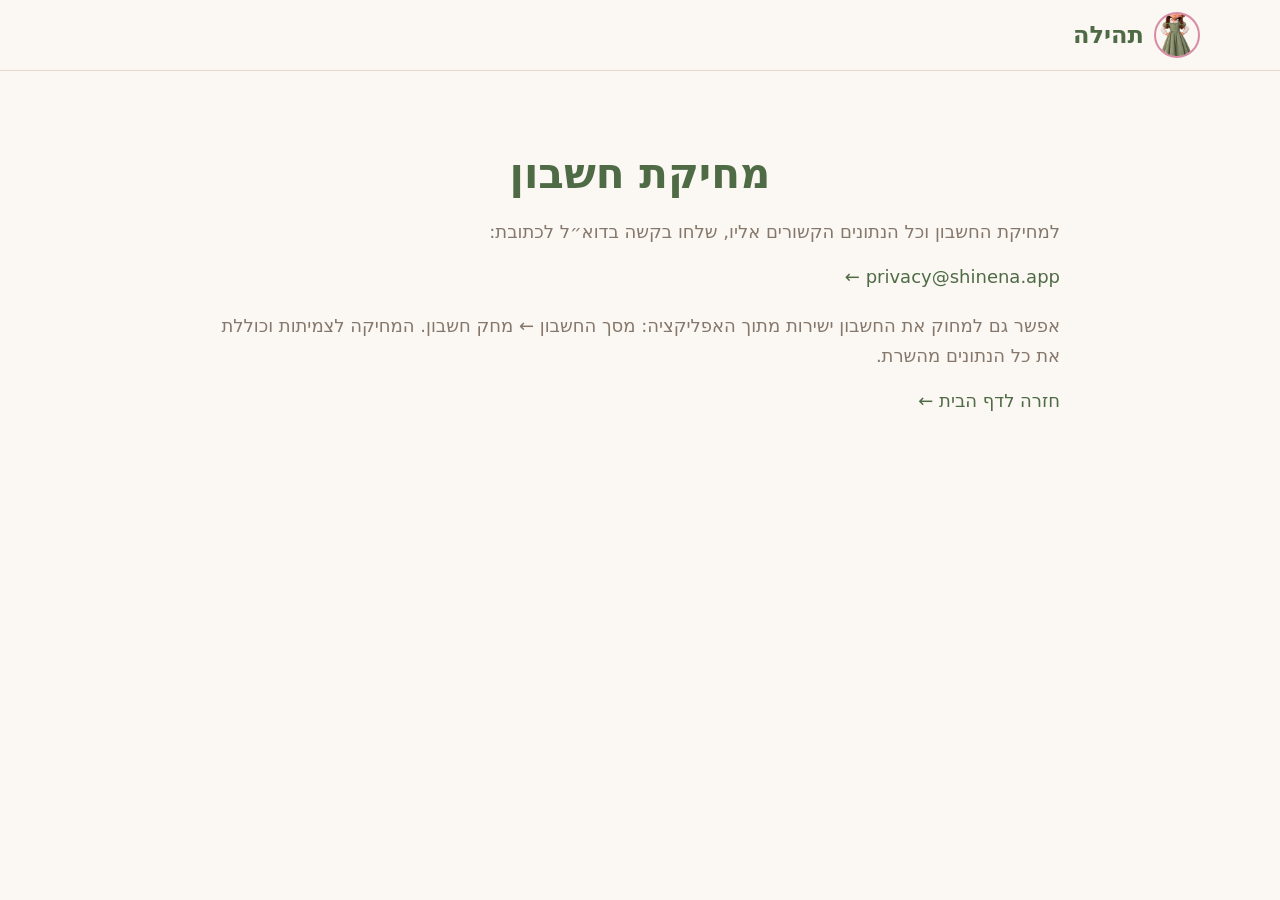
<file: tehila/delete-account.html>
<!DOCTYPE html>
<html lang="he" dir="rtl"><head><meta charset="UTF-8"><meta name="viewport" content="width=device-width, initial-scale=1">
<title>מחיקת חשבון - תהילה</title><link rel="stylesheet" href="styles.css"><link rel="icon" href="assets/img/logo.webp" type="image/webp"></head>
<body><header class="site-header"><div class="wrap header-row"><a class="brand" href="index.html"><img src="assets/img/logo.webp" width="40" height="40" alt="" class="brand-ico"><span class="brand-txt"><strong>תהילה</strong></span></a></div></header>
<main class="section"><div class="wrap narrow">
<h2>מחיקת חשבון</h2>
<p style="color:var(--muted);margin-top:18px">למחיקת החשבון וכל הנתונים הקשורים אליו, שלחו בקשה בדוא״ל לכתובת:</p>
<p style="margin-top:14px"><a href="mailto:privacy@shinena.app?subject=מחיקת%20חשבון%20תהילה">privacy@shinena.app ←</a></p>
<p style="color:var(--muted);margin-top:18px">אפשר גם למחוק את החשבון ישירות מתוך האפליקציה: מסך החשבון ← מחק חשבון. המחיקה לצמיתות וכוללת את כל הנתונים מהשרת.</p>
<p style="margin-top:14px"><a href="index.html">חזרה לדף הבית ←</a></p>
</div></main></body></html>
</file>
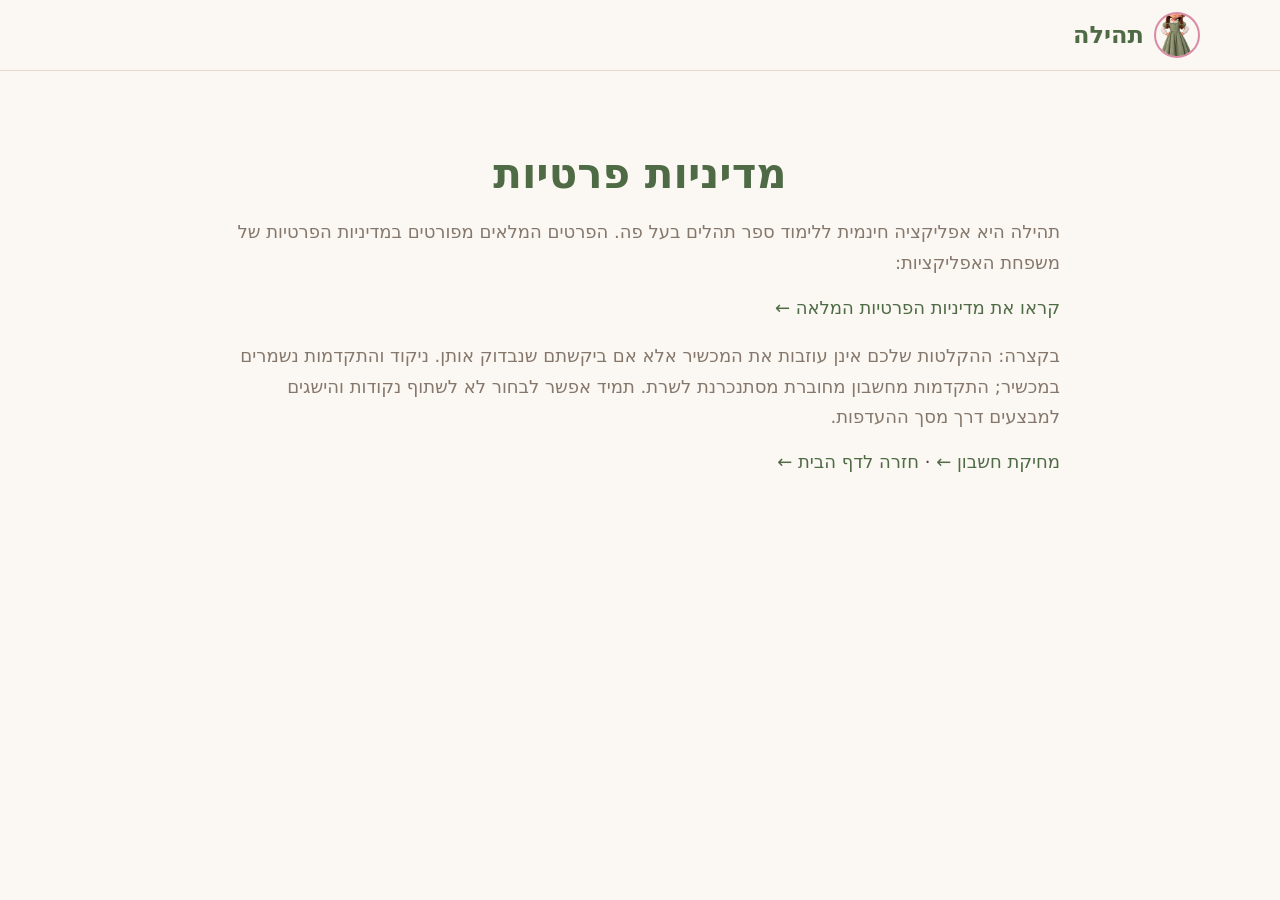
<file: tehila/privacy.html>
<!DOCTYPE html>
<html lang="he" dir="rtl"><head><meta charset="UTF-8"><meta name="viewport" content="width=device-width, initial-scale=1">
<title>פרטיות - תהילה</title><link rel="stylesheet" href="styles.css"><link rel="icon" href="assets/img/logo.webp" type="image/webp"></head>
<body><header class="site-header"><div class="wrap header-row"><a class="brand" href="index.html"><img src="assets/img/logo.webp" width="40" height="40" alt="" class="brand-ico"><span class="brand-txt"><strong>תהילה</strong></span></a></div></header>
<main class="section"><div class="wrap narrow">
<h2>מדיניות פרטיות</h2>
<p style="color:var(--muted);margin-top:18px">תהילה היא אפליקציה חינמית ללימוד ספר תהלים בעל פה. הפרטים המלאים מפורטים במדיניות הפרטיות של משפחת האפליקציות:</p>
<p style="margin-top:14px"><a href="https://shinena.cia.org.il/privacy.html">קראו את מדיניות הפרטיות המלאה ←</a></p>
<p style="color:var(--muted);margin-top:18px">בקצרה: ההקלטות שלכם אינן עוזבות את המכשיר אלא אם ביקשתם שנבדוק אותן. ניקוד והתקדמות נשמרים במכשיר; התקדמות מחשבון מחוברת מסתנכרנת לשרת. תמיד אפשר לבחור לא לשתוף נקודות והישגים למבצעים דרך מסך ההעדפות.</p>
<p style="margin-top:14px"><a href="delete-account.html">מחיקת חשבון ←</a> · <a href="index.html">חזרה לדף הבית ←</a></p>
</div></main></body></html>
</file>
<file: tehila/styles.css>
/* Tehila landing — soft sage paper, warm cream, rose & lilac accents.
   Deliberately distinct from Shinena's deep-green game/journey look. */
:root{
  --paper:#fbf7f2; --paper2:#f3eadf; --card:#fffdfb; --ink:#4a3f36; --muted:#85776b;
  --sage:#7f9b72; --sage-d:#4f6b46; --rose:#d98ba6; --lilac:#a98bc4; --gold:#d9a441;
  --line:#e6d9cc; --radius:26px; --shadow:0 10px 34px #6b523419;
  --font:"Heebo",system-ui,-apple-system,"Segoe UI",Arial,sans-serif;
}
*{box-sizing:border-box}
html{scroll-behavior:smooth}
body{margin:0;font-family:var(--font);font-weight:500;font-size:18px;line-height:1.7;background:var(--paper);color:var(--ink);-webkit-font-smoothing:antialiased}
img{max-width:100%;height:auto;display:block}
a{color:var(--sage-d);text-decoration:none}
h1,h2,h3{margin:0;line-height:1.2;color:var(--sage-d);font-weight:900}
h1{font-size:clamp(34px,5vw,58px);letter-spacing:-1px}
h2{font-size:clamp(28px,4vw,42px);text-align:center;margin-bottom:14px}
h3{font-size:20px}
p{margin:0}
.wrap{width:min(1120px,100% - 40px);margin-inline:auto}
.narrow{width:min(840px,100% - 40px)}
.center{text-align:center}
.section{padding:78px 0}
.soft-section{background:linear-gradient(180deg,#fff, #faf1ea)}

.site-header{position:sticky;top:0;z-index:20;background:#fbf7f2e8;backdrop-filter:blur(12px);border-bottom:1px solid var(--line)}
.header-row{display:flex;align-items:center;justify-content:space-between;gap:16px;padding:12px 0}
.brand{display:flex;align-items:center;gap:10px}
.brand-ico{width:46px;height:46px;border-radius:50%;object-fit:cover;border:2px solid var(--rose)}
.brand-txt strong{display:block;font-size:24px;color:var(--sage-d);font-weight:900}
.brand-txt small{display:block;font-size:11px;color:var(--muted)}
.topnav{display:flex;gap:22px}
.topnav a{font-weight:700;font-size:15px;color:var(--ink)}
.topnav a:hover{color:var(--rose)}

.btn{display:inline-flex;align-items:center;justify-content:center;gap:8px;border-radius:999px;font-weight:800;cursor:pointer;border:none;font-size:16px;padding:12px 24px;transition:transform .15s, box-shadow .15s}
.btn:hover{transform:translateY(-2px)}
.btn-sm{padding:9px 18px;font-size:14px}
.btn-big{padding:16px 32px;font-size:18px}
.btn-main{background:linear-gradient(135deg,var(--rose),var(--lilac));color:#fff;box-shadow:0 8px 20px #d98ba655}
.btn-ghost{background:transparent;border:2px solid var(--line);color:var(--sage-d)}

.hero{position:relative;overflow:hidden;background:radial-gradient(circle at 80% 20%,#f7dfe9 0,transparent 45%),radial-gradient(circle at 10% 80%,#e7f0df 0,transparent 45%)}
.hero-row{display:grid;grid-template-columns:1.1fr .9fr;gap:30px;align-items:center;padding:60px 0}
.kicker{display:inline-block;font-size:14px;font-weight:800;color:var(--rose);margin-bottom:14px}
.hero-copy p{max-width:560px;font-size:19px;color:var(--muted);margin:18px 0}
.hero-actions{display:flex;gap:12px;flex-wrap:wrap;margin-top:26px}
.soft{font-size:13px;color:var(--muted);margin-top:16px}
.hero-art{position:relative;display:flex;justify-content:center}
.mascot{width:min(420px,80%);filter:drop-shadow(0 18px 24px #6b523425)}
.sparkle{position:absolute;font-size:28px;animation:float 4s ease-in-out infinite}
.s1{top:8%;left:12%}.s2{top:40%;right:6%;animation-delay:1s}.s3{bottom:12%;left:18%;animation-delay:2s}
@keyframes float{0%,100%{transform:translateY(0)}50%{transform:translateY(-12px)}}

.steps{display:grid;grid-template-columns:repeat(3,1fr);gap:18px;margin-top:36px}
.step{background:var(--card);border:1px solid var(--line);border-radius:var(--radius);padding:26px 22px;box-shadow:var(--shadow)}
.step .num{display:inline-grid;place-items:center;width:42px;height:42px;border-radius:50%;background:#f7dfe9;color:var(--rose);font-weight:900;margin-bottom:14px}
.step p{color:var(--muted);font-size:15px;margin-top:8px}

.why-row{display:grid;grid-template-columns:1fr 1fr;gap:36px;align-items:center}
.board{border-radius:var(--radius);box-shadow:var(--shadow);border:1px solid var(--line)}
.why-copy h2{text-align:right}
.why-copy p{color:var(--muted);margin:16px 0}
.ticks{list-style:none;padding:0;margin:18px 0}
.ticks li{padding:8px 0;font-weight:700}
.cta{background:radial-gradient(circle at 50% 0,#f7dfe9 0,transparent 55%)}
.cta-mascot{width:130px;margin:0 auto 14px}
.cta p{color:var(--muted);margin:12px 0 26px}

.site-footer{border-top:1px solid var(--line);padding:28px 0;background:#fffdfb}
.footer-row{display:flex;justify-content:space-between;align-items:center;flex-wrap:wrap;gap:14px}
.foot-brand{font-weight:900;color:var(--sage-d);font-size:20px}
.site-footer nav{display:flex;gap:18px}
.site-footer a{font-size:14px;font-weight:700}

.petals{position:fixed;inset:0;pointer-events:none;z-index:0;opacity:.5;
  background-image:radial-gradient(#e7b9cd 1.5px,transparent 1.6px),radial-gradient(#c9dcbe 1.5px,transparent 1.6px);
  background-size:120px 120px,170px 170px;background-position:0 0,60px 80px}
body>*{position:relative;z-index:1}

@media(max-width:820px){
  .topnav{display:none}
  .hero-row,.why-row{grid-template-columns:1fr}
  .hero-art{order:-1}
  .mascot{width:240px}
  .steps{grid-template-columns:1fr}
}
</file>
<file: styles.css>
/* Shinena landing - Journey look: mint paper, deep-green hero, gold CTA, rounded cards. */
:root{
  --paper:#f0fdf4; --paper2:#dcfce7; --card:#fff; --ink:#25382e; --muted:#58665d;
  --line:#86efac; --green:#16a34a; --green-d:#14532d; --green-m:#15803d;
  --gold-1:#ffdf6f; --gold-2:#fbbf24; --gold-edge:#d4971a; --gold-ink:#3c3414;
  --radius:22px; --shadow:0 6px 22px #273f2616;
  --font:"Heebo","Rubik",system-ui,-apple-system,"Segoe UI",Arial,sans-serif;
  --display:"Baloo 2","Heebo","Rubik",system-ui,sans-serif;
}
*{box-sizing:border-box}
html{scroll-behavior:smooth;scroll-padding-top:84px}
body{margin:0;font-family:var(--font);font-weight:500;font-size:18px;line-height:1.65;background:var(--paper);color:var(--ink);-webkit-font-smoothing:antialiased;text-rendering:optimizeLegibility}
img{max-width:100%;height:auto;display:block}
a{color:var(--green-m)}
h1,h2,h3{font-family:var(--font);font-weight:900;line-height:1.15;margin:0;color:var(--green-d)}
h2{font-size:clamp(28px,4vw,44px);text-align:center;margin-bottom:12px}
h3{font-size:22px;font-weight:800}
p{margin:0}
:focus-visible{outline:3px solid #7c3aed;outline-offset:3px;border-radius:8px}
.skip{position:absolute;inset-inline-start:12px;top:-60px;background:#fff;padding:10px 16px;border-radius:10px;z-index:100;font-weight:700}
.skip:focus{top:12px}
.wrap{width:min(1160px,100% - 40px);margin-inline:auto}
.narrow{width:min(820px,100% - 40px)}
.center{text-align:center}
.section{padding:84px 0}
.section.alt{background:linear-gradient(180deg,var(--paper2),var(--paper))}
.sub{text-align:center;color:var(--muted);font-size:19px;max-width:680px;margin:0 auto 38px}

/* header */
.site-header{position:sticky;top:0;z-index:50;background:#f0fdf4e8;backdrop-filter:blur(10px);border-bottom:1px solid var(--line)}
.header-row{display:flex;align-items:center;gap:20px;padding:10px 0}
.brand{display:flex;align-items:center;gap:12px;text-decoration:none;color:var(--green-d);flex-shrink:0}
.brand-ico{border-radius:14px;border:2px solid var(--line);background:#fff}
.brand-txt{display:flex;flex-direction:column;line-height:1.1}
.brand-txt strong{font-size:27px;font-weight:900}
.brand-txt small{font-size:12px;color:var(--muted);font-weight:500}
.topnav{display:flex;align-items:center;gap:4px;margin-inline:auto}
.topnav a{padding:8px 13px;border-radius:12px;text-decoration:none;color:#39473e;font-weight:700;font-size:16px}
.topnav a:hover{background:#fff;color:var(--green-d)}
.lang-btn{font:700 14px var(--font);border:1px solid var(--line);background:#fff;color:var(--green-d);border-radius:10px;padding:6px 12px;cursor:pointer;margin-inline-start:8px}

/* buttons */
.btn{display:inline-flex;align-items:center;justify-content:center;gap:16px;font:800 17px var(--font);text-decoration:none;border-radius:14px;padding:11px 22px;border:1px solid transparent;cursor:pointer;transition:transform .15s,box-shadow .15s}
.btn:hover{transform:translateY(-2px)}
.btn-primary{background:var(--green-m);color:#fff;border-bottom:4px solid var(--green-d);box-shadow:0 6px 14px #14532d30}
.btn-sm{padding:8px 18px;font-size:16px}
.btn-big{padding:14px 28px;font-size:19px;min-height:54px}
.btn-gold{background:linear-gradient(var(--gold-1),var(--gold-2));color:var(--gold-ink);border:1px solid #fff0b3;border-bottom:4px solid var(--gold-edge);box-shadow:0 6px 14px #12351d33}
.btn-ghost{background:#ffffff1c;color:#fff;border:2px solid #ffffff80}
.btn-ghost:hover{background:#ffffff33}
.arr{font-size:22px}

/* hero */
.hero{background:linear-gradient(120deg,var(--green) 0%,var(--green-d) 85%);color:#fff;position:relative;overflow:hidden;padding:56px 0 72px}
.hero::before{content:"";position:absolute;inset:0;background:url(assets/img/world-mishna.webp) center/cover;opacity:.12;pointer-events:none}
.hero-grid{position:relative;display:grid;grid-template-columns:1.1fr .9fr;gap:40px;align-items:center}
.pill{display:inline-block;background:#ffffff1f;border:1px solid #ffffff55;border-radius:999px;padding:6px 16px;font-size:15px;font-weight:700;margin-bottom:18px}
.hero h1{color:#fff;font-size:clamp(46px,7vw,84px);margin-bottom:18px;letter-spacing:-.5px}
.lede{font-size:clamp(18px,2vw,22px);color:#e8fbe9;max-width:560px}
.cta-row{display:flex;flex-wrap:wrap;gap:14px;margin:30px 0 22px}
.ticks{list-style:none;padding:0;margin:0;display:grid;gap:6px;font-weight:700;color:#dcfce7}
.ticks li::before,.checks li::before{content:"✓";display:inline-block;width:24px;height:24px;line-height:24px;text-align:center;border-radius:50%;background:var(--gold-2);color:var(--gold-ink);font-size:14px;font-weight:900;margin-inline-end:10px}
.hero-art{position:relative;display:flex;justify-content:center;padding-bottom:10px}
.phone{border-radius:38px;border:7px solid #fff;box-shadow:0 0 0 4px var(--line),0 26px 60px #0a2e1a55;overflow:hidden;background:#fff;line-height:0}
.phone img{width:100%}
.phone-hero{width:min(300px,62vw);transform:rotate(-2deg)}
.hero-mascot{position:absolute;inset-inline-start:-10px;bottom:-14px;width:min(190px,34vw);filter:drop-shadow(0 12px 18px #0006)}
.bubble{position:absolute;top:10%;inset-inline-start:-14px;background:#fff;color:var(--green-d);font-weight:800;font-size:15px;padding:8px 14px;border-radius:16px;border:2px solid var(--line);box-shadow:var(--shadow);max-width:170px;line-height:1.3}

/* stats */
.stats{background:#fff;border-bottom:1px solid var(--line)}
.stats-row{display:grid;grid-template-columns:repeat(4,1fr);gap:10px;padding:26px 0;text-align:center}
.stats b{display:block;font:800 44px/1 var(--display);color:var(--green-m)}
.stats span{color:var(--muted);font-weight:700}

/* steps */
.steps{list-style:none;padding:0;margin:0;display:grid;grid-template-columns:repeat(3,1fr);gap:22px;counter-reset:s}
.steps li{background:var(--card);border:1px solid var(--line);border-radius:var(--radius);padding:34px 26px 28px;box-shadow:var(--shadow);position:relative}
.num{position:absolute;top:-22px;inset-inline-start:24px;width:48px;height:48px;border-radius:50%;display:flex;align-items:center;justify-content:center;font:800 24px var(--display);background:linear-gradient(var(--gold-1),var(--gold-2));color:var(--gold-ink);border:3px solid #fff;box-shadow:0 4px 0 var(--gold-edge)}
.steps h3{margin:6px 0 8px}
.steps p{color:var(--muted)}

/* cards */
.cards{display:grid;grid-template-columns:repeat(3,1fr);gap:22px;margin-top:38px}
.card{background:var(--card);border:1px solid var(--line);border-radius:var(--radius);padding:28px 26px;box-shadow:var(--shadow);transition:transform .2s}
.card:hover{transform:translateY(-4px)}
.card-ico{width:58px;height:58px;border-radius:16px;background:var(--paper2);border:1px solid var(--line);display:flex;align-items:center;justify-content:center;font-size:30px;margin-bottom:14px}
.card h3{margin-bottom:8px}
.card p{color:var(--muted);font-size:17px}

/* spotlights */
.spots{display:grid;gap:80px}
.spot{display:grid;grid-template-columns:.8fr 1.2fr;gap:56px;align-items:center}
.spot.flip{grid-template-columns:1.2fr .8fr}
.spot.flip .spot-img{order:2}
.spot-img{display:flex;justify-content:center}
.spot .phone{width:min(290px,70vw)}
.eyebrow{display:inline-block;font-weight:800;font-size:13px;letter-spacing:1.5px;color:var(--green-m);background:var(--paper2);border:1px solid var(--line);padding:4px 14px;border-radius:999px;margin-bottom:14px}
.spot-txt h3{font-size:clamp(26px,3.4vw,38px);margin-bottom:12px}
.spot-txt p{color:var(--muted);font-size:19px;margin-bottom:18px}
.checks{list-style:none;padding:0;margin:0;display:grid;gap:8px;font-weight:700}
.checks li::before{background:var(--green);color:#fff}

/* gallery */
.gal-wrap{position:relative}
.gallery{display:flex;gap:22px;overflow-x:auto;scroll-snap-type:x mandatory;padding:10px 6px 24px;scrollbar-width:thin;scrollbar-color:var(--green) var(--paper2)}
.shot{flex:0 0 min(250px,64vw);margin:0;scroll-snap-align:center;text-align:center}
.shot .phone{width:100%}
.shot figcaption{margin-top:14px;font-weight:800;color:var(--green-d)}
.gal-btn{position:absolute;top:42%;z-index:2;width:46px;height:46px;border-radius:50%;border:1px solid var(--line);background:#fff;color:var(--green-d);font:900 28px/1 var(--font);cursor:pointer;box-shadow:var(--shadow)}
#galPrev{inset-inline-start:-14px}#galNext{inset-inline-end:-14px}

/* library */
.lib{display:grid;grid-template-columns:1fr 1fr;gap:50px;align-items:center}
.lib .sub{text-align:start;margin:0 0 20px}
.lib h2{text-align:start}
.chips{list-style:none;padding:0;margin:0 0 26px;display:flex;flex-wrap:wrap;gap:10px}
.chips li{background:#fff;border:1px solid var(--line);border-radius:999px;padding:8px 16px;font-weight:800;color:var(--green-d)}
.lib-art{position:relative}
.worlds{display:grid;gap:14px}
.worlds img{border-radius:22px;border:5px solid #fff;box-shadow:var(--shadow);aspect-ratio:16/8;object-fit:cover;width:100%}
.lib-mascot{position:absolute;width:46%;inset-inline-end:-10px;bottom:-34px;filter:drop-shadow(0 10px 16px #0005)}

/* video */
.video-box{border-radius:26px;overflow:hidden;border:6px solid #fff;box-shadow:0 0 0 4px var(--line),0 24px 60px #14532d40;background:#000;line-height:0}
.video-box video{width:100%;height:auto;display:block}

/* faq */
.faq{display:grid;gap:12px;margin-top:30px}
.faq-item{background:#fff;border:1px solid var(--line);border-radius:18px;padding:0 22px;box-shadow:var(--shadow)}
.faq-item summary{cursor:pointer;list-style:none;font-weight:800;font-size:19px;color:var(--green-d);padding:18px 0;display:flex;justify-content:space-between;gap:16px;align-items:center}
.faq-item summary::-webkit-details-marker{display:none}
.faq-item summary::after{content:"+";font:800 26px/1 var(--display);color:var(--green-m)}
.faq-item[open] summary::after{content:"−"}
.faq-item p{color:var(--muted);padding-bottom:18px}
.faq-more{text-align:center;margin-top:22px;font-weight:700}

/* get */
.get{background:linear-gradient(120deg,var(--green),var(--green-d));color:#fff}
.get h2,.get .sub{color:#fff}
.get .sub{color:#dcfce7}
.get-mascot{width:130px;margin:-120px auto 10px;filter:drop-shadow(0 10px 16px #0006)}
.store-row{display:flex;flex-wrap:wrap;gap:14px;justify-content:center;margin-top:30px}
.store-btn{display:flex;align-items:center;gap:12px;background:#0b1f14;color:#fff;border:1px solid #ffffff40;border-radius:14px;padding:10px 20px;text-decoration:none;min-width:210px;text-align:start}
.store-btn:hover{background:#000}
.store-btn strong{display:block;font-size:17px}
.store-btn small{display:block;color:#bbf7d0;font-size:13px}
.store-btn.soon{opacity:.82}
.store-svg{width:30px;height:30px;flex-shrink:0}

/* contact */
.contact-form{display:grid;gap:14px;background:#fff;border:1px solid var(--line);border-radius:var(--radius);padding:28px;box-shadow:var(--shadow)}
.contact-form label{display:grid;gap:6px;font-weight:800;color:var(--green-d)}
.contact-form input,.contact-form textarea{font:500 17px var(--font);padding:12px 14px;border:1px solid #bbf7d0;border-radius:12px;background:var(--paper)}
.contact-form button{justify-self:start}
.form-note{color:var(--muted);font-size:15px}

/* footer */
.site-footer{background:var(--green-d);color:#dcfce7;padding:28px 0}
.footer-row{display:flex;flex-wrap:wrap;gap:14px 28px;justify-content:space-between;align-items:center}
.site-footer nav{display:flex;flex-wrap:wrap;gap:6px 22px}
.site-footer a{color:#dcfce7;text-decoration:none;font-weight:700}
.site-footer a:hover{color:#fff;text-decoration:underline}

/* legal pages (privacy / delete account) share the header+footer above */
.privacy-wrap,.delete-wrap{max-width:760px;margin:40px auto;padding:30px 28px;background:#fff;border:1px solid var(--line);border-radius:var(--radius);box-shadow:var(--shadow);line-height:1.8;color:var(--ink);font-family:var(--font)}
.privacy-wrap h1,.delete-wrap h1{font-size:clamp(28px,4vw,38px);color:var(--green-d);margin-bottom:12px}
.privacy-wrap h2,.delete-wrap h2{font-size:22px;text-align:start;margin:24px 0 8px;color:var(--green-d)}
.privacy-wrap p,.delete-wrap p{margin-bottom:14px}
.privacy-wrap .back,.delete-wrap .back{display:inline-block;margin-top:20px;color:var(--green-m);font-weight:800;text-decoration:none}
.updated{font-size:14px;color:var(--muted)}
.mail-link{display:inline-block;margin:6px 0 16px;font-weight:800}
.note{background:var(--paper2);border:1px solid var(--line);border-radius:14px;padding:14px 18px}

/* motion */
.reveal{opacity:0;transform:translateY(18px);transition:opacity .6s ease,transform .6s ease}
.reveal.in{opacity:1;transform:none}
@media (prefers-reduced-motion:reduce){*{transition:none!important;scroll-behavior:auto!important}.reveal{opacity:1;transform:none}}
.no-js .reveal{opacity:1;transform:none}

/* sectional progressional scrolling - progress rail */
.pg-rail{position:fixed;top:50%;right:14px;transform:translateY(-50%);z-index:45;display:flex;flex-direction:column;align-items:center;gap:10px;font-family:var(--font)}
html[dir=rtl] .pg-rail{right:auto;left:14px}
.pg-count{direction:ltr;display:flex;align-items:baseline;gap:3px;background:#fff;border:1px solid var(--line);border-radius:999px;padding:6px 10px;box-shadow:var(--shadow);font:800 12px/1 var(--font);color:var(--muted)}
.pg-count .pg-cur{font-size:15px;color:var(--green-m)}
.pg-track{position:relative;display:flex;flex-direction:column;align-items:center;gap:5px;padding:6px 0}
.pg-line,.pg-fill{position:absolute;top:6px;left:50%;width:3px;transform:translateX(-50%);border-radius:3px;pointer-events:none}
.pg-line{bottom:6px;background:#bbf7d0}
.pg-fill{height:0;background:linear-gradient(var(--green),var(--green-m))}
.pg-spark{position:absolute;bottom:-10px;left:50%;transform:translateX(-50%);color:var(--gold-2);font:900 18px/1 var(--font);text-shadow:0 0 10px #fbbf24;pointer-events:none;animation:pgGlow 2.2s ease-in-out infinite}
@keyframes pgGlow{0%,100%{transform:translateX(-50%) scale(1);filter:drop-shadow(0 0 2px #fbbf24)}50%{transform:translateX(-50%) scale(1.3);filter:drop-shadow(0 0 9px #fbbf24)}}
.pg-dot{position:relative;z-index:1;width:14px;height:14px;padding:0;border:2px solid var(--green);border-radius:50%;background:#fff;cursor:pointer;transition:transform .2s,background .2s,border-color .2s}
.pg-dot.visited{background:var(--green-m);border-color:var(--green-m)}
.pg-dot:hover{transform:scale(1.25)}
.pg-dot.active{background:var(--gold-2);border-color:var(--gold-edge);transform:scale(1.35);animation:pgPulse 2.2s ease-in-out infinite}
@keyframes pgPulse{0%,100%{box-shadow:0 0 0 4px #fbbf2433}50%{box-shadow:0 0 0 9px #fbbf240d}}
.pg-dot::after{content:attr(data-label);position:absolute;top:50%;right:calc(100% + 12px);transform:translateY(-50%);white-space:nowrap;max-width:220px;overflow:hidden;text-overflow:ellipsis;background:var(--green-d);color:#fff;font:700 12px/1.2 var(--font);padding:7px 10px;border-radius:8px;opacity:0;pointer-events:none;transition:opacity .15s;box-shadow:var(--shadow)}
html[dir=rtl] .pg-dot::after{right:auto;left:calc(100% + 12px)}
.pg-dot:hover::after,.pg-dot:focus-visible::after{opacity:1}

/* thin overall progress bar under the top edge */
.pg-topbar{position:fixed;top:0;left:0;right:0;height:3px;z-index:60;pointer-events:none;background:#bbf7d077}
.pg-topbar-fill{height:100%;width:0;background:linear-gradient(90deg,var(--green),var(--gold-2));box-shadow:0 0 8px #fbbf24;transition:width .12s linear}
html[dir=rtl] .pg-topbar-fill{margin-left:auto}

/* "next section" cue - one click/tap to keep the journey moving */
.pg-next{position:fixed;bottom:18px;left:50%;transform:translateX(-50%);z-index:44;display:flex;align-items:center;gap:12px;max-width:min(92vw,420px);background:#ffffffed;border:1px solid var(--line);border-radius:999px;padding:9px 18px;box-shadow:0 10px 30px #14532d33;color:var(--green-d);font:800 14px/1.2 var(--font);cursor:pointer;backdrop-filter:blur(8px);transition:opacity .35s,transform .35s,border-color .2s}
.pg-next:hover{border-color:var(--gold-edge);transform:translateX(-50%) translateY(-3px)}
.pg-next.hidden{opacity:0;pointer-events:none;transform:translateX(-50%) translateY(16px)}
.pg-next-title{overflow:hidden;white-space:nowrap;text-overflow:ellipsis}
.pg-next-arrow{font-size:19px;color:var(--gold-edge);animation:pgBob 1.6s ease-in-out infinite}
@keyframes pgBob{0%,100%{transform:translateY(-2px)}50%{transform:translateY(3px)}}

/* staggered entrance choreography is driven in JS so it works in every browser */
@media (max-width:900px){.pg-rail{display:none}}
@media (max-width:640px){.pg-next{bottom:12px;padding:8px 14px;font-size:13px}}
@media (pointer:coarse){html{scroll-snap-type:y proximity}main>section{scroll-snap-align:start;scroll-margin-top:var(--pg-header,84px)}}
@media (prefers-reduced-motion:reduce){.pg-dot,.pg-topbar-fill,.pg-next{transition:none}.pg-spark,.pg-dot.active,.pg-next-arrow{animation:none}}

/* responsive */
@media (max-width:1000px){
  .topnav a:not(.lang-btn){display:none}
  .hero-grid,.lib,.spot,.spot.flip{grid-template-columns:1fr}
  .spot.flip .spot-img{order:0}
  .hero-art{margin-top:20px}
  .cards,.steps{grid-template-columns:1fr 1fr}
  .lib-art{margin-top:20px}
}
@media (max-width:640px){
  body{font-size:17px}
  .section{padding:60px 0}
  .cards,.steps{grid-template-columns:1fr}
  .stats-row{grid-template-columns:repeat(2,1fr);row-gap:20px}
  .brand-txt small{display:none}
  .btn-sm{padding:8px 14px;font-size:15px}
  .hero{padding:36px 0 60px}
  .steps{gap:34px}
  .cta-row .btn{width:100%}
  #galPrev,#galNext{display:none}
  .header-row{gap:10px}
  .spots{gap:56px}
}
html[dir=ltr] .arr{display:inline-block;transform:scaleX(-1)}
</file>
